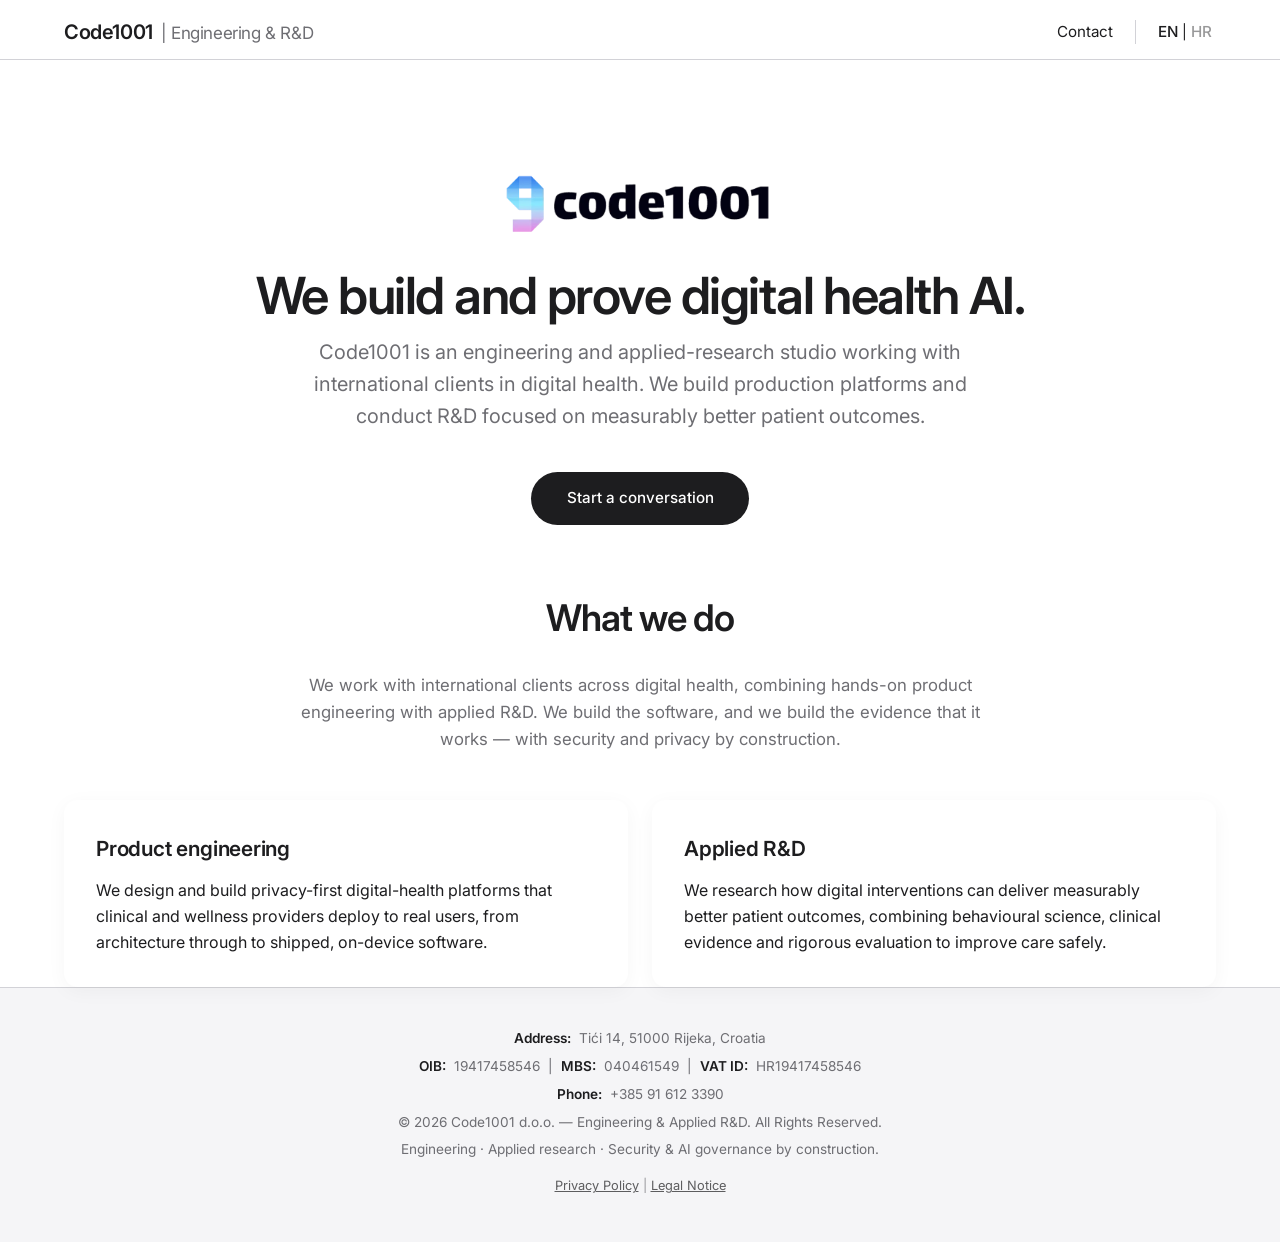
<file: index.html>
<!DOCTYPE html>
<html lang="en">
<head>
    <meta charset="UTF-8">
    <meta name="viewport" content="width=device-width, initial-scale=1.0">
    <title>Code1001 | Engineering & Applied R&D for Digital Health AI · Rijeka, Croatia</title>

    <!-- SEO METADATA -->
    <meta name="description" content="Code1001 builds and researches privacy-critical digital health AI for international clients. We engineer production platforms and conduct applied R&D focused on measurably better patient outcomes. Based in Rijeka, Croatia.">

    <!-- OPEN GRAPH (Social Sharing) -->
    <meta property="og:title" content="Code1001 | We build and prove digital health AI">
    <meta property="og:description" content="An engineering and applied-research studio working with international clients in digital health. We build production platforms and conduct R&D focused on measurably better patient outcomes.">
    <meta property="og:image" content="assets/logo-code1001.webp">
    <meta property="og:url" content="https://code1001.eu">
    <meta property="og:type" content="website">

    <link rel="canonical" href="https://code1001.eu/" />

    <!-- MODERN FAVICONS -->
    <link rel="icon" type="image/png" href="/favicon-96x96.png" sizes="96x96" />
    <link rel="icon" type="image/svg+xml" href="/favicon.svg" />
    <link rel="shortcut icon" href="/favicon.ico" />
    <link rel="apple-touch-icon" sizes="180x180" href="/apple-touch-icon.png" />
    <link rel="manifest" href="/site.webmanifest" />    
    
    <!-- Google Fonts: Inter (Apple-like system fallback first) -->
    <link href="https://fonts.googleapis.com/css2?family=Inter:wght@400;500;600;700&display=swap" rel="stylesheet">
    
    <!-- SMART LANGUAGE REDIRECTION SCRIPT -->
    <script>
        // Check if we have already redirected this session to avoid infinite loops
        if (!sessionStorage.getItem('language_redirected')) {
            const userLang = navigator.language || navigator.userLanguage;
            if (userLang.toLowerCase().includes('hr')) {
                // Mark as redirected so it doesn't happen again if they click 'EN' manually
                sessionStorage.setItem('language_redirected', 'true');
                window.location.replace('hr.html');
            }
        }
    </script>
    
    <!-- JSON-LD SCHEMA -->
    <script type="application/ld+json">
    {
      "@context": "https://schema.org",
      "@type": "ProfessionalService",
      "name": "Code1001",
      "image": "https://code1001.eu/assets/logo-code1001.webp",
      "@id": "https://code1001.eu",
      "url": "https://code1001.eu",
      "telephone": "+385916123390",
      "address": {
        "@type": "PostalAddress",
        "streetAddress": "Tići 14",
        "addressLocality": "Rijeka",
        "postalCode": "51000",
        "addressCountry": "HR"
      },
      "geo": {
        "@type": "GeoCoordinates",
        "latitude": 45.3271, 
        "longitude": 14.4422
      },
      "description": "Engineering and applied R&D for privacy-critical digital health: production platforms for international clients and research focused on measurably better patient outcomes."
    }
    </script>

    <!-- Embedded CSS — refined, restrained palette -->
    <style>
        :root {
            --brand-primary: #1d1d1f;
            --brand-accent: #0071e3;
            --text-color: #1d1d1f;
            --text-secondary: #6e6e73;
            --light-bg: #f5f5f7;
            --white: #ffffff;
            --border-subtle: #d2d2d7;
            --header-height: 60px;
        }

        * { margin: 0; padding: 0; box-sizing: border-box; }

        body {
            font-family: -apple-system, BlinkMacSystemFont, 'Inter', 'Segoe UI', Roboto, sans-serif;
            line-height: 1.6;
            color: var(--text-color);
            background-color: var(--white);
            scroll-behavior: smooth;
            -webkit-font-smoothing: antialiased;
            -moz-osx-font-smoothing: grayscale;
        }

        .container { width: 90%; max-width: 1200px; margin: 0 auto; }

        /* --- Header --- */
        header {
            background: rgba(255, 255, 255, 0.85);
            backdrop-filter: saturate(180%) blur(20px);
            -webkit-backdrop-filter: saturate(180%) blur(20px);
            color: var(--brand-primary);
            padding: 1rem 0;
            border-bottom: 1px solid var(--border-subtle);
            position: sticky; top: 0; z-index: 1000;
            height: var(--header-height);
        }
        header .container { display: flex; justify-content: space-between; align-items: center; }

        .logo {
            font-size: 1.25rem; font-weight: 600;
            color: var(--brand-primary);
            text-decoration: none;
            letter-spacing: -0.02em;
        }
        .logo-descriptor { color: var(--text-secondary); font-size: 0.85em; margin-left: 8px; font-weight: 400; }

        header nav { display: flex; align-items: center; flex-shrink: 0; }

        header nav a {
            color: var(--brand-primary) !important; text-decoration: none;
            margin-left: 22px;
            transition: color 0.2s;
            font-size: 0.95rem;
            font-weight: 400;
            white-space: nowrap;
        }
        header nav a:hover { color: var(--brand-accent) !important; }

        .lang-switcher {
            font-size: 0.9em; margin-left: 22px; padding-left: 18px;
            border-left: 1px solid var(--border-subtle);
            display: flex; align-items: center;
            white-space: nowrap;
        }
        .lang-switcher a { padding: 0 4px; font-weight: 500; opacity: 0.45; margin-left: 0; }
        .lang-switcher a.active { opacity: 1.0; color: var(--brand-primary) !important; }

        /* Scroll offset fix */
        section { position: relative; }
        section::before { content: ""; display: block; height: var(--header-height); margin-top: calc(-1 * var(--header-height)); visibility: hidden; pointer-events: none; }

        /* --- Hero --- */
        #hero { padding: 7rem 0 4rem; background: var(--white); text-align: center; }
        .hero-logo img { max-width: 280px; height: auto; margin: 0 auto 2rem; display: block; }
        #hero h1 {
            font-size: 3.2rem; color: var(--brand-primary); margin-bottom: 0.8rem;
            font-weight: 600; letter-spacing: -0.03em; line-height: 1.1;
            max-width: 900px; margin-left: auto; margin-right: auto;
        }
        #hero p.subtitle {
            font-size: 1.25rem; color: var(--text-secondary); margin-bottom: 2.5rem;
            font-weight: 400; max-width: 720px; margin-left: auto; margin-right: auto;
        }

        .cta-group a {
            display: inline-block; padding: 0.9rem 2.2rem; margin: 0 0.4rem;
            border-radius: 980px; text-decoration: none;
            font-weight: 500; font-size: 0.95rem;
            transition: all 0.25s ease;
        }
        .cta-primary { background: var(--brand-primary); color: var(--white); }
        .cta-primary:hover { background: #424245; transform: translateY(-1px); }
        .cta-secondary { background: transparent; color: var(--brand-primary); border: 1px solid var(--border-subtle); }
        .cta-secondary:hover { background: var(--light-bg); }

        /* --- Badges --- */
        .credibility-bar {
            background: var(--light-bg); padding: 3.5rem 0; text-align: center;
            border-top: 1px solid var(--border-subtle); border-bottom: 1px solid var(--border-subtle);
        }
        .badge-list { display: flex; justify-content: center; gap: 60px; flex-wrap: wrap; }
        .badge-item { text-align: center; color: var(--brand-primary); max-width: 200px; }

        .badge-item img {
            width: 80px; height: 80px; background: var(--white);
            border-radius: 50%; margin-bottom: 14px; object-fit: contain;
            border: 1px solid var(--border-subtle);
            transition: transform 0.3s ease;
        }
        .badge-item:hover img { transform: translateY(-3px); }
        .badge-item strong { display: block; margin-top: 0.3rem; font-size: 0.8rem; color: var(--brand-primary); font-weight: 600; }
        .badge-item p { font-size: 0.82rem; color: var(--text-secondary); margin-top: 0.15rem; }

        .badge-item.nis2-badge img,
        .badge-item.ai-badge img { border-color: var(--border-subtle); }
        .badge-item.nis2-badge strong,
        .badge-item.ai-badge strong { color: var(--brand-primary); }

        /* --- Consultant Profile --- */
        #consultant-profile { padding: 6rem 0; background: var(--white); }
        .profile-content { display: flex; align-items: center; gap: 50px; max-width: 1000px; margin: 0 auto; }
        .profile-image-container { flex-shrink: 0; width: 220px; }
        .profile-image {
            width: 100%; height: 220px; object-fit: cover;
            border-radius: 14px; border: none;
            box-shadow: 0 8px 24px rgba(0, 0, 0, 0.08);
        }
        .profile-text h2 {
            color: var(--brand-primary); font-size: 2rem; margin-bottom: 0.4rem;
            font-weight: 600; letter-spacing: -0.02em;
        }
        .profile-credentials { color: var(--text-secondary); font-weight: 500; font-size: 0.95rem; margin-bottom: 1.2rem; }
        .profile-expertise { margin-top: 1.5rem; padding-top: 1.5rem; border-top: 1px solid var(--border-subtle); }
        .expertise-list { display: flex; gap: 8px; flex-wrap: wrap; margin-top: 12px; }
        .expertise-list span {
            font-size: 0.82em; padding: 5px 13px;
            background: var(--light-bg); border: none;
            color: var(--brand-primary); border-radius: 980px;
            font-weight: 500;
        }

        /* --- Services --- */
        #services { padding: 6rem 0; background: var(--light-bg); }
        .section-title {
            text-align: center;
            font-size: 2.3rem; color: var(--brand-primary); margin-bottom: 3rem;
            font-weight: 600; letter-spacing: -0.025em; text-transform: none;
        }
        .service-pillars { display: flex; gap: 24px; justify-content: center; flex-wrap: wrap; }

        .pillar {
            flex: 1; min-width: 300px; background: var(--white); padding: 2rem;
            border-radius: 14px; box-shadow: 0 4px 20px rgba(0, 0, 0, 0.04);
            transition: transform 0.3s ease, box-shadow 0.3s ease;
        }
        .pillar:hover { transform: translateY(-4px); box-shadow: 0 12px 28px rgba(0, 0, 0, 0.08); }

        .pillar.nis2-pillar,
        .pillar.ai-pillar { border-top: none; }
        .pillar h3 {
            color: var(--brand-primary); font-size: 1.3rem; margin-bottom: 0.8rem;
            padding-bottom: 0; border-bottom: none; font-weight: 600; letter-spacing: -0.01em;
        }
        .pillar ul { list-style: none; padding-left: 0; }
        .pillar ul li { padding: 0.5rem 0; font-size: 0.95rem; padding-left: 16px; position: relative; color: var(--text-color); }
        .pillar ul li::before { content: "·"; color: var(--brand-accent); font-weight: 700; font-size: 1.4em; line-height: 1; display: inline-block; width: 1em; margin-left: -1em; }

        /* --- Why Us --- */
        #why-us { padding: 6rem 0; background: var(--white); }
        .advantage-grid { display: grid; grid-template-columns: repeat(auto-fit, minmax(260px, 1fr)); gap: 22px; margin-top: 2rem; }
        .advantage-item { background: var(--light-bg); padding: 1.8rem; border-left: none; border-radius: 14px; }
        .advantage-item h4 { color: var(--brand-primary); font-weight: 600; margin-bottom: 0.5rem; font-size: 1.05rem; }
        .advantage-item p { color: var(--text-color); font-size: 0.95rem; }

        /* --- Footer --- */
        footer {
            background: var(--light-bg); color: var(--text-secondary);
            padding: 2.5rem 0; text-align: center; font-size: 0.85rem;
            border-top: 1px solid var(--border-subtle);
        }
        footer a { color: var(--brand-primary); text-decoration: none; }
        footer a:hover { color: var(--brand-accent); }
        footer p { margin-bottom: 6px; }
        .footer-contact-item strong { font-weight: 600; color: var(--brand-primary); margin-right: 4px; }

        /* --- MOBILE FIXES --- */
        @media (max-width: 768px) {
            .logo-descriptor { display: none; }
            header .container { padding: 0 15px; }
            header nav a { margin-left: 14px; font-size: 0.85rem; }
            .lang-switcher { margin-left: 14px; padding-left: 12px; font-size: 0.85rem; }
            #hero { padding: 5rem 0 3rem; }
            #hero h1 { font-size: 2.1rem; }
            #hero p.subtitle { font-size: 1.1rem; }
            .cta-group a { display: block; margin: 0.5rem auto; max-width: 80%; }
            .service-pillars, .profile-content { flex-direction: column; text-align: center; }
            .profile-image-container { width: 80%; max-width: 260px; margin: 0 auto; }
            .badge-list { gap: 30px; }
        }
    </style>
</head>
<body>

    <header>
        <div class="container">
            <a href="#" class="logo">Code1001<span class="logo-descriptor">| Engineering &amp; R&amp;D</span></a>
            <nav>
                <a href="mailto:info@code1001.eu">Contact</a>
                <div class="lang-switcher">
                    <a href="index.html" class="active">EN</a> | <a href="hr.html">HR</a>
                </div>
            </nav>
        </div>
    </header>

    <section id="hero">
        <div class="container">
            <div class="hero-logo"><img src="assets/logo-code1001.webp" alt="Code1001 Logo"></div>
            <h1>We build and prove digital health AI.</h1>
            <p class="subtitle">Code1001 is an engineering and applied-research studio working with international clients in digital health. We build production platforms and conduct R&D focused on measurably better patient outcomes.</p>
            <div class="cta-group">
                <a href="mailto:info@code1001.eu?subject=Working%20with%20Code1001" class="cta-primary" aria-label="Start a conversation via Email">Start a conversation</a>
            </div>
        </div>
    </section>

    <!-- Work -->
    <section id="work">
        <div class="container">
            <h2 class="section-title">What we do</h2>
            <p style="max-width: 700px; margin: -1.5rem auto 3rem; text-align: center; font-size: 1.05rem; color: var(--text-secondary);">
                We work with international clients across digital health, combining hands-on product engineering with applied R&amp;D. We build the software, and we build the evidence that it works — with security and privacy by construction.
            </p>
            <div class="service-pillars">
                <div class="pillar">
                    <h3>Product engineering</h3>
                    <p>We design and build privacy-first digital-health platforms that clinical and wellness providers deploy to real users, from architecture through to shipped, on-device software.</p>
                </div>
                <div class="pillar">
                    <h3>Applied R&amp;D</h3>
                    <p>We research how digital interventions can deliver measurably better patient outcomes, combining behavioural science, clinical evidence and rigorous evaluation to improve care safely.</p>
                </div>
            </div>
        </div>
    </section>

    <footer>
        <div class="container">
            <p class="footer-contact-item"><strong>Address:</strong> Tići 14, 51000 Rijeka, Croatia</p>
            <p class="footer-contact-item"><strong>OIB:</strong> 19417458546 &nbsp;|&nbsp; <strong>MBS:</strong> 040461549 &nbsp;|&nbsp; <strong>VAT ID:</strong> HR19417458546</p>
            <p class="footer-contact-item"><strong>Phone:</strong> +385 91 612 3390</p>

            <p>&copy; <span id="year"></span> Code1001 d.o.o. — Engineering & Applied R&D. All Rights Reserved.</p>
            <script>document.getElementById("year").innerHTML = new Date().getFullYear();</script>

            <p>Engineering · Applied research · Security &amp; AI governance by construction.</p>

            <p style="margin-top: 15px; font-size: 0.8rem; opacity: 0.7;">
                <a href="privacy.html" style="color: var(--brand-primary); text-decoration: underline;">Privacy Policy</a> |
                <a href="legal-notice.html" style="color: var(--brand-primary); text-decoration: underline;">Legal Notice</a>
            </p>
        </div>
    </footer>
</body>
</html>
</file>
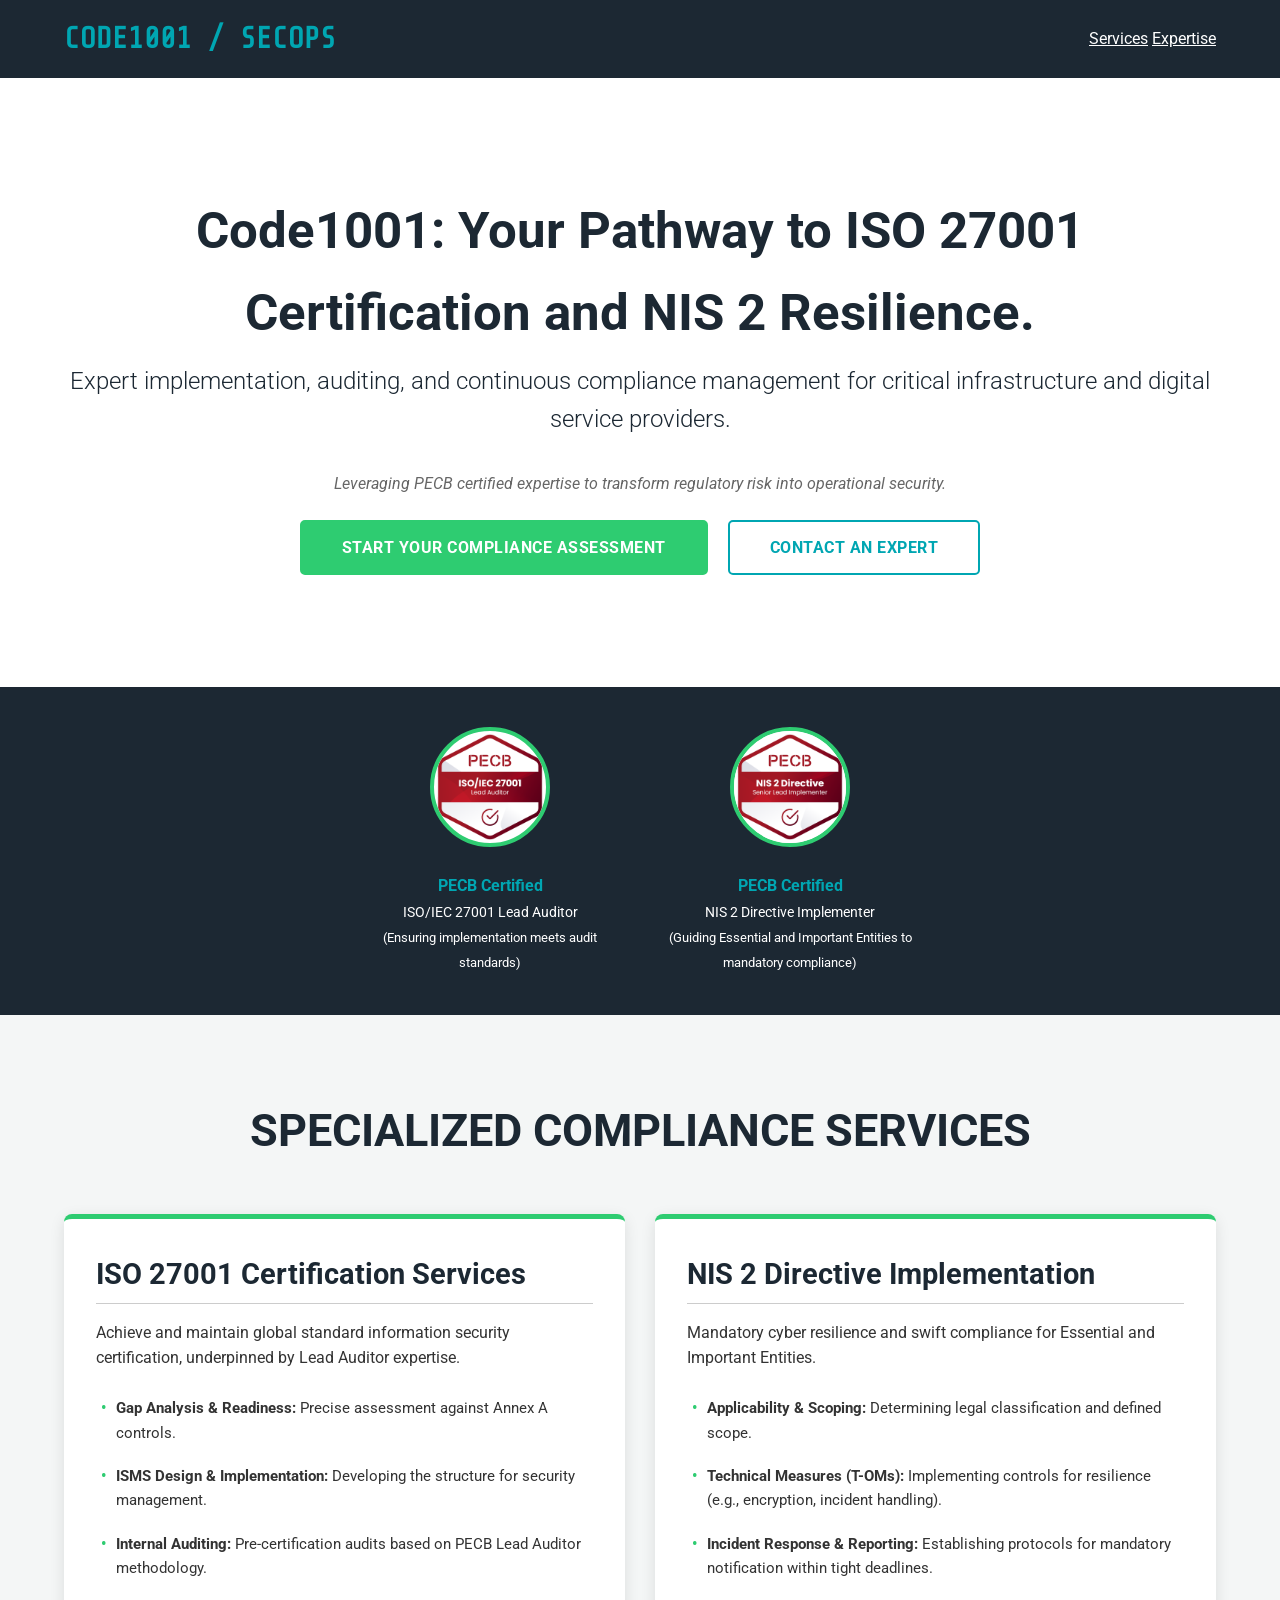
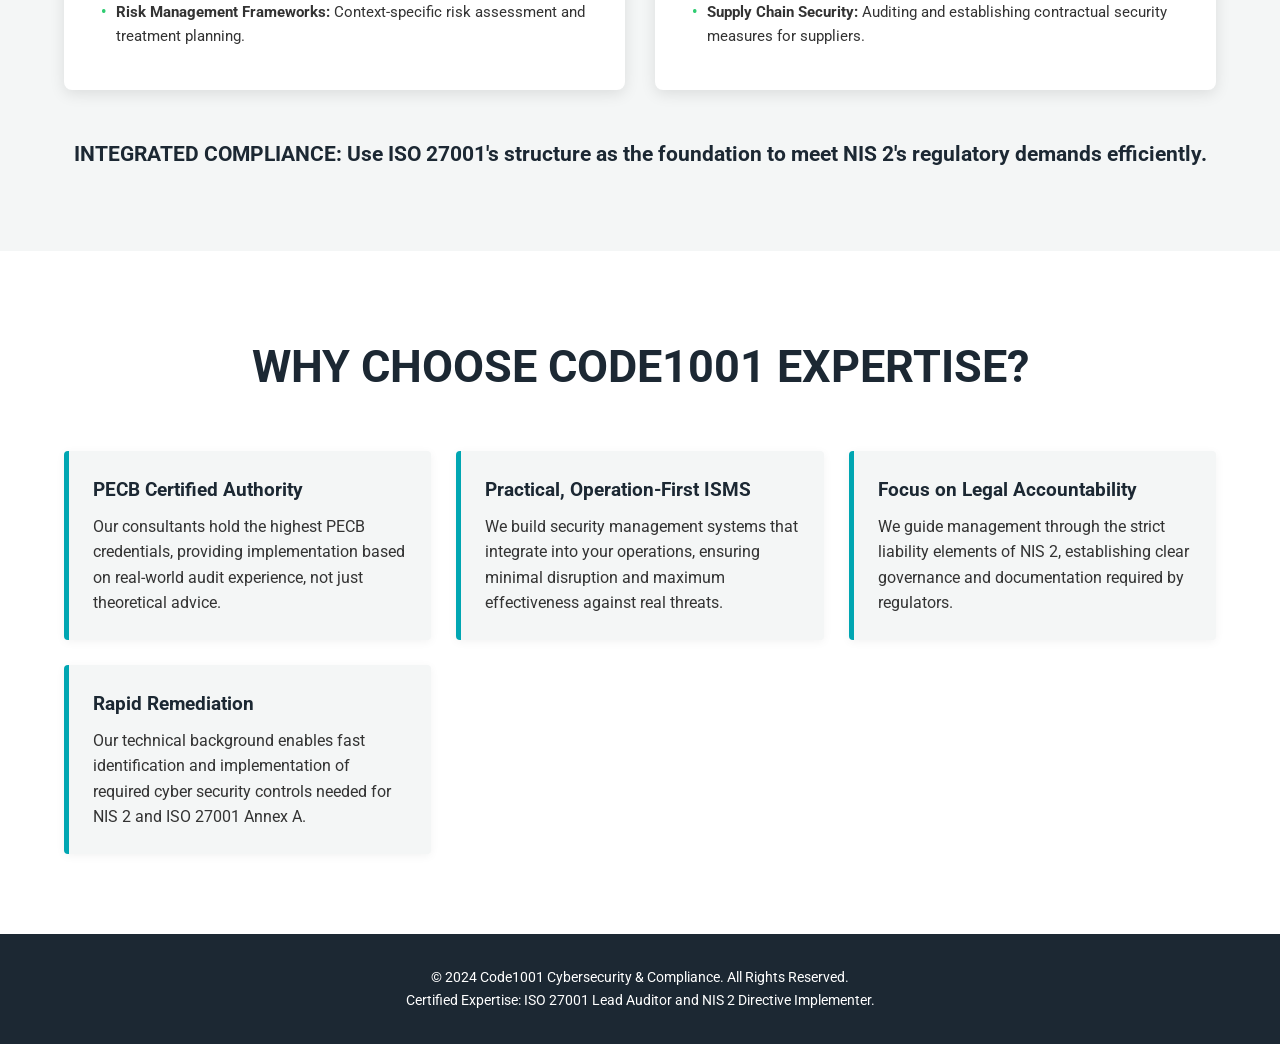
<file: public/index.html>
<!DOCTYPE html>
<html lang="en">
<head>
    <meta charset="UTF-8">
    <meta name="viewport" content="width=device-width, initial-scale=1.0">
    <title>Code1001: ISO 27001 Certification & NIS 2 Resilience Experts</title>
    <link href="https://fonts.googleapis.com/css2?family=Roboto:wght@300;400;700&family=Share+Tech+Mono&display=swap" rel="stylesheet">
    <!-- Embedded CSS for single-page deployment -->
    <style>
        /* --- VISUALS BASED ON CODE1001 ASSUMED AESTHETIC --- */
        :root {
            --brand-primary: #1C2833;   /* Dark Slate/Header/Footer */
            --brand-secondary: #00A6B2; /* Vibrant Cyan (Tech Accent/Links) */
            --compliance-accent: #2ECC71; /* Strong Green (Trust/Compliance CTAs) */
            --text-color: #333;
            --dark-text: #1C2833;
            --light-bg: #F4F6F6; /* Very light gray */
            --white: #ffffff;
        }

        * {
            margin: 0;
            padding: 0;
            box-sizing: border-box;
        }

        body {
            font-family: 'Roboto', sans-serif;
            line-height: 1.6;
            color: var(--text-color);
            background-color: var(--white);
        }

        .container {
            width: 90%;
            max-width: 1200px;
            margin: 0 auto;
        }

        /* --- Header/Navigation (Dark Tech Look) --- */
        header {
            background: var(--brand-primary);
            color: var(--white);
            padding: 1rem 0;
            box-shadow: 0 2px 5px rgba(0, 0, 0, 0.2);
        }

        header .container {
            display: flex;
            justify-content: space-between;
            align-items: center;
        }

        .logo {
            font-family: 'Share Tech Mono', monospace; /* Tech Monospace Font */
            font-size: 1.8rem;
            font-weight: 700;
            color: var(--brand-secondary); /* Cyan Logo */
            text-decoration: none;
            text-transform: uppercase;
        }
        
        header nav a {
            color: var(--white) !important;
            transition: color 0.3s;
        }
        header nav a:hover {
            color: var(--brand-secondary) !important;
        }

        /* --- Hero Section --- */
        #hero {
            padding: 7rem 0;
            background: var(--white);
            text-align: center;
        }

        #hero h1 {
            font-size: 3.2rem;
            color: var(--dark-text);
            margin-bottom: 0.5rem;
        }

        #hero p.subtitle {
            font-size: 1.5rem;
            color: var(--brand-primary);
            margin-bottom: 2rem;
            font-weight: 300;
        }

        .cta-group a {
            display: inline-block;
            padding: 0.8rem 2.5rem;
            margin: 0 0.5rem;
            border-radius: 5px;
            text-decoration: none;
            font-weight: 700;
            text-transform: uppercase;
            letter-spacing: 0.5px;
            transition: background-color 0.3s;
        }

        /* Use Compliance Accent for Primary CTA */
        .cta-primary {
            background: var(--compliance-accent);
            color: var(--white);
            border: 2px solid var(--compliance-accent);
        }
        .cta-primary:hover {
            background: #25a05b;
        }

        /* Use Brand Secondary for Secondary CTA */
        .cta-secondary {
            background: none;
            color: var(--brand-secondary);
            border: 2px solid var(--brand-secondary);
        }
        .cta-secondary:hover {
            background: var(--brand-secondary);
            color: var(--white);
        }

        /* --- Badge Credibility Bar (Retained Dark Background) --- */
        .credibility-bar {
            background: var(--brand-primary);
            padding: 2.5rem 0;
            text-align: center;
        }
        .badge-list {
            display: flex;
            justify-content: center;
            gap: 50px;
            flex-wrap: wrap;
        }
        .badge-item {
            text-align: center;
            color: var(--white);
            max-width: 250px;
        }
        .badge-item img {
            width: 120px;
            height: 120px;
            background: var(--white);
            border-radius: 50%;
            margin-bottom: 10px;
            object-fit: contain;
            /* Border uses Compliance Accent */
            border: 4px solid var(--compliance-accent); 
        }
        .badge-item strong {
            display: block;
            margin-top: 0.5rem;
            font-size: 1rem;
            color: var(--brand-secondary); /* Cyan Text */
        }
        .badge-item p {
            font-size: 0.85rem;
            margin-top: 0.2rem;
        }

        /* --- Services Section --- */
        #services {
            padding: 5rem 0;
            background: var(--light-bg);
        }

        .section-title {
            text-align: center;
            font-size: 2.8rem;
            color: var(--brand-primary);
            margin-bottom: 3rem;
            text-transform: uppercase;
        }

        .service-pillars {
            display: flex;
            gap: 30px;
            justify-content: center;
            flex-wrap: wrap;
        }

        .pillar {
            flex: 1;
            min-width: 300px;
            background: var(--white);
            padding: 2rem;
            border-radius: 8px;
            border-top: 5px solid var(--compliance-accent);
            box-shadow: 0 4px 15px rgba(0, 0, 0, 0.1);
            transition: box-shadow 0.3s;
        }
        .pillar:hover {
            box-shadow: 0 8px 25px rgba(0, 0, 0, 0.15);
        }

        .pillar h3 {
            color: var(--brand-primary);
            font-size: 1.8rem;
            margin-bottom: 1rem;
            padding-bottom: 5px;
            border-bottom: 1px solid #ccc;
        }

        .pillar ul {
            list-style: none;
            padding-left: 0;
        }
        .pillar ul li {
            padding: 0.6rem 0;
            font-size: 0.95rem;
            position: relative;
            padding-left: 20px;
        }
        .pillar ul li::before {
            content: "•";
            color: var(--compliance-accent);
            font-weight: bold;
            display: inline-block;
            width: 1em;
            margin-left: -1em;
        }
        
        /* --- Why Us Section --- */
        #why-us {
            background: var(--white);
            padding: 5rem 0;
            text-align: center;
        }
        .advantage-grid {
            display: grid;
            grid-template-columns: repeat(auto-fit, minmax(280px, 1fr));
            gap: 25px;
            margin-top: 2rem;
        }
        .advantage-item {
            background: var(--light-bg);
            padding: 1.5rem;
            border-left: 5px solid var(--brand-secondary);
            text-align: left;
            border-radius: 4px;
            box-shadow: 0 2px 10px rgba(0, 0, 0, 0.05);
        }
        .advantage-item h4 {
            color: var(--brand-primary);
            margin-bottom: 0.5rem;
            font-size: 1.2rem;
        }
        
        /* --- Footer --- */
        footer {
            background: var(--brand-primary);
            color: var(--white);
            padding: 2rem 0;
            text-align: center;
            font-size: 0.9rem;
        }
        footer a {
            color: var(--brand-secondary);
            text-decoration: none;
        }

        /* --- Responsiveness --- */
        @media (max-width: 768px) {
            #hero h1 {
                font-size: 2.5rem;
            }
            #hero p.subtitle {
                font-size: 1.2rem;
            }
            .service-pillars {
                flex-direction: column;
            }
            .cta-group a {
                display: block;
                margin: 0.75rem 0;
            }
            .section-title {
                font-size: 2rem;
            }
        }
    </style>
</head>
<body>

    <header>
        <div class="container">
            <!-- Stylized Text Logo for Tech Aesthetic -->
            <a href="#" class="logo">Code1001 / SecOps</a>
            <nav>
                <a href="#services">Services</a>
                <a href="#why-us">Expertise</a>
            </nav>
        </div>
    </header>

    <section id="hero">
        <div class="container">
            <h1>Code1001: Your Pathway to ISO 27001 Certification and NIS 2 Resilience.</h1>
            <p class="subtitle">Expert implementation, auditing, and continuous compliance management for critical infrastructure and digital service providers.</p>
            
            <p style="margin-bottom: 1.5rem; font-style: italic; color: #666;">Leveraging PECB certified expertise to transform regulatory risk into operational security.</p>

            <div class="cta-group">
                <a href="mailto:info@code1001.eu?subject=ISO%2027001%20Consultation" class="cta-primary">Start Your Compliance Assessment</a>
                <a href="tel:+123456789" class="cta-secondary">Contact an Expert</a>
            </div>
        </div>
    </section>

    <!-- PECB Credibility Bar -->
    <section class="credibility-bar">
        <div class="container">
            <div class="badge-list">
                <div class="badge-item">
                    <img src="assets/badge-iso27001.png" alt="PECB ISO 27001 Lead Auditor Badge Placeholder">
                    <strong>PECB Certified</strong>
                    <p>ISO/IEC 27001 Lead Auditor</p>
                    <small>(Ensuring implementation meets audit standards)</small>
                </div>
                <div class="badge-item">
                    <img src="assets/badge-nis2.png" alt="PECB NIS 2 Directive Implementer Badge Placeholder">
                    <strong>PECB Certified</strong>
                    <p>NIS 2 Directive Implementer</p>
                    <small>(Guiding Essential and Important Entities to mandatory compliance)</small>
                </div>
            </div>
        </div>
    </section>

    <!-- Core Services -->
    <section id="services">
        <div class="container">
            <h2 class="section-title">Specialized Compliance Services</h2>
            
            <div class="service-pillars">
                
                <!-- Pillar 1: ISO 27001 -->
                <div class="pillar iso27001-pillar">
                    <h3>ISO 27001 Certification Services</h3>
                    <p style="margin-bottom: 1rem;">Achieve and maintain global standard information security certification, underpinned by Lead Auditor expertise.</p>
                    <ul>
                        <li><strong>Gap Analysis & Readiness:</strong> Precise assessment against Annex A controls.</li>
                        <li><strong>ISMS Design & Implementation:</strong> Developing the structure for security management.</li>
                        <li><strong>Internal Auditing:</strong> Pre-certification audits based on PECB Lead Auditor methodology.</li>
                        <li><strong>Risk Management Frameworks:</strong> Context-specific risk assessment and treatment planning.</li>
                    </ul>
                </div>
                
                <!-- Pillar 2: NIS 2 Directive -->
                <div class="pillar nis2-pillar">
                    <h3>NIS 2 Directive Implementation</h3>
                    <p style="margin-bottom: 1rem;">Mandatory cyber resilience and swift compliance for Essential and Important Entities.</p>
                    <ul>
                        <li><strong>Applicability & Scoping:</strong> Determining legal classification and defined scope.</li>
                        <li><strong>Technical Measures (T-OMs):</strong> Implementing controls for resilience (e.g., encryption, incident handling).</li>
                        <li><strong>Incident Response & Reporting:</strong> Establishing protocols for mandatory notification within tight deadlines.</li>
                        <li><strong>Supply Chain Security:</strong> Auditing and establishing contractual security measures for suppliers.</li>
                    </ul>
                </div>
            </div>
            
            <div style="text-align: center; margin-top: 3rem;">
                <p style="font-size: 1.3rem; font-weight: 700; color: var(--brand-primary);">INTEGRATED COMPLIANCE: Use ISO 27001's structure as the foundation to meet NIS 2's regulatory demands efficiently.</p>
            </div>
        </div>
    </section>

    <!-- Why Code1001 / Expertise -->
    <section id="why-us">
        <div class="container">
            <h2 class="section-title">Why Choose Code1001 Expertise?</h2>
            <div class="advantage-grid">
                <div class="advantage-item">
                    <h4>PECB Certified Authority</h4>
                    <p>Our consultants hold the highest PECB credentials, providing implementation based on real-world audit experience, not just theoretical advice.</p>
                </div>
                <div class="advantage-item">
                    <h4>Practical, Operation-First ISMS</h4>
                    <p>We build security management systems that integrate into your operations, ensuring minimal disruption and maximum effectiveness against real threats.</p>
                </div>
                <div class="advantage-item">
                    <h4>Focus on Legal Accountability</h4>
                    <p>We guide management through the strict liability elements of NIS 2, establishing clear governance and documentation required by regulators.</p>
                </div>
                <div class="advantage-item">
                    <h4>Rapid Remediation</h4>
                    <p>Our technical background enables fast identification and implementation of required cyber security controls needed for NIS 2 and ISO 27001 Annex A.</p>
                </div>
            </div>
        </div>
    </section>

    <footer>
        <div class="container">
            <p>&copy; 2024 Code1001 Cybersecurity & Compliance. All Rights Reserved.</p>
            <p>Certified Expertise: ISO 27001 Lead Auditor and NIS 2 Directive Implementer.</p>
        </div>
    </footer>

</body>
</html>
</file>
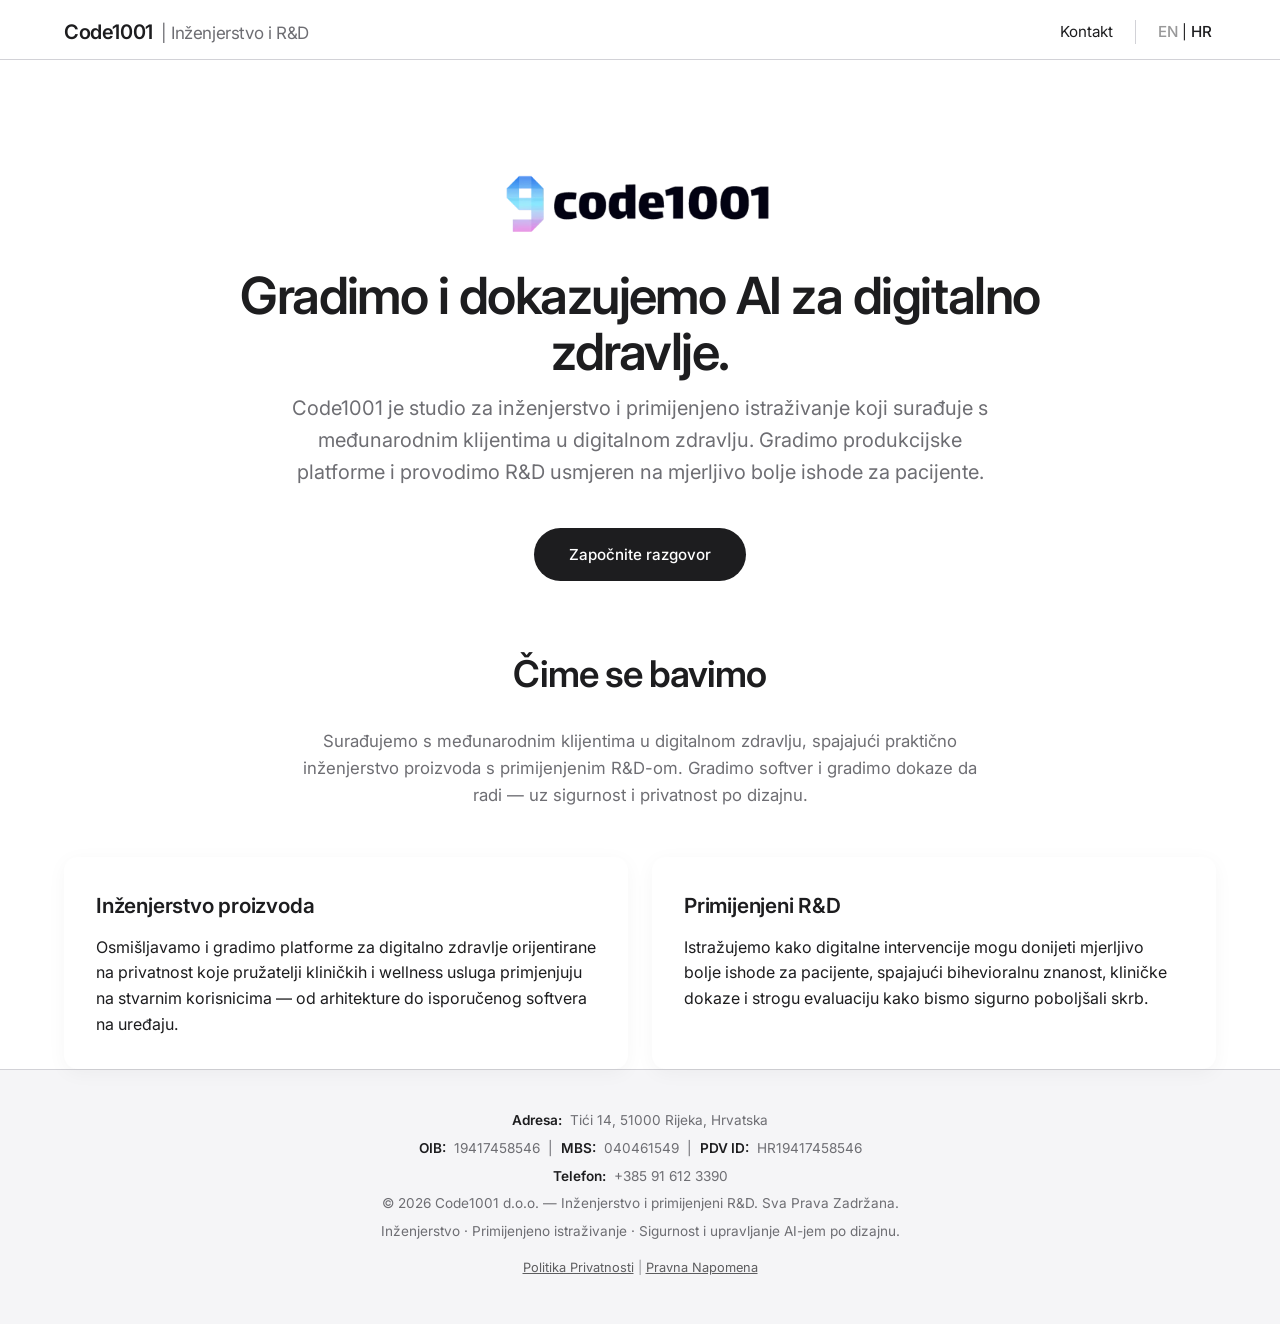
<file: hr.html>
<!DOCTYPE html>
<html lang="hr">
<head>
    <meta charset="UTF-8">
    <meta name="viewport" content="width=device-width, initial-scale=1.0">
    <title>Code1001 | Inženjerstvo i primijenjeni R&D za AI u digitalnom zdravlju · Rijeka</title>

    <!-- SEO METADATA (Translated) -->
    <meta name="description" content="Code1001 gradi i istražuje AI za digitalno zdravlje osjetljiv na privatnost za međunarodne klijente. Razvijamo produkcijske platforme i provodimo primijenjeni R&D usmjeren na mjerljivo bolje ishode za pacijente. Sa sjedištem u Rijeci, Hrvatska.">

    <!-- OPEN GRAPH -->
    <meta property="og:title" content="Code1001 | Gradimo i dokazujemo AI za digitalno zdravlje">
    <meta property="og:description" content="Studio za inženjerstvo i primijenjeno istraživanje koji surađuje s međunarodnim klijentima u digitalnom zdravlju. Gradimo produkcijske platforme i provodimo R&D usmjeren na mjerljivo bolje ishode za pacijente.">
    <meta property="og:image" content="assets/logo-code1001.webp">
    <meta property="og:url" content="https://code1001.eu">
    <meta property="og:type" content="website">

    <link rel="canonical" href="https://code1001.eu/hr.html" />
    <link rel="alternate" hreflang="en" href="https://code1001.eu/" />
    <link rel="alternate" hreflang="hr" href="https://code1001.eu/hr.html" />

    <!-- MODERN FAVICONS -->
    <link rel="icon" type="image/png" href="/favicon-96x96.png" sizes="96x96" />
    <link rel="icon" type="image/svg+xml" href="/favicon.svg" />
    <link rel="shortcut icon" href="/favicon.ico" />
    <link rel="apple-touch-icon" sizes="180x180" href="/apple-touch-icon.png" />
    <link rel="manifest" href="/site.webmanifest" />    

    <!-- JSON-LD SCHEMA -->
    <script type="application/ld+json">
    {
      "@context": "https://schema.org",
      "@type": "ProfessionalService",
      "name": "Code1001",
      "image": "https://code1001.eu/assets/logo-code1001.webp",
      "@id": "https://code1001.eu",
      "url": "https://code1001.eu",
      "telephone": "+385916123390",
      "address": {
        "@type": "PostalAddress",
        "streetAddress": "Tići 14",
        "addressLocality": "Rijeka",
        "postalCode": "51000",
        "addressCountry": "HR"
      },
      "geo": {
        "@type": "GeoCoordinates",
        "latitude": 45.3271, 
        "longitude": 14.4422
      },
      "description": "Inženjerstvo i primijenjeni R&D za digitalno zdravlje osjetljivo na privatnost: produkcijske platforme za međunarodne klijente i istraživanje usmjereno na mjerljivo bolje ishode za pacijente."
    }
    </script>

    <!-- Google Fonts: Inter (Apple-like system fallback first) -->
    <link href="https://fonts.googleapis.com/css2?family=Inter:wght@400;500;600;700&display=swap" rel="stylesheet">

    <!-- Embedded CSS — refined, restrained palette -->
    <style>
        :root {
            --brand-primary: #1d1d1f;
            --brand-accent: #0071e3;
            --text-color: #1d1d1f;
            --text-secondary: #6e6e73;
            --light-bg: #f5f5f7;
            --white: #ffffff;
            --border-subtle: #d2d2d7;
            --header-height: 60px;
        }

        * { margin: 0; padding: 0; box-sizing: border-box; }

        body {
            font-family: -apple-system, BlinkMacSystemFont, 'Inter', 'Segoe UI', Roboto, sans-serif;
            line-height: 1.6;
            color: var(--text-color);
            background-color: var(--white);
            scroll-behavior: smooth;
            -webkit-font-smoothing: antialiased;
            -moz-osx-font-smoothing: grayscale;
        }

        .container { width: 90%; max-width: 1200px; margin: 0 auto; }

        /* --- Header --- */
        header {
            background: rgba(255, 255, 255, 0.85);
            backdrop-filter: saturate(180%) blur(20px);
            -webkit-backdrop-filter: saturate(180%) blur(20px);
            color: var(--brand-primary);
            padding: 1rem 0;
            border-bottom: 1px solid var(--border-subtle);
            position: sticky; top: 0; z-index: 1000;
            height: var(--header-height);
        }
        header .container { display: flex; justify-content: space-between; align-items: center; }

        .logo {
            font-size: 1.25rem; font-weight: 600;
            color: var(--brand-primary);
            text-decoration: none;
            letter-spacing: -0.02em;
        }
        .logo-descriptor { color: var(--text-secondary); font-size: 0.85em; margin-left: 8px; font-weight: 400; }

        header nav { display: flex; align-items: center; flex-shrink: 0; }

        header nav a {
            color: var(--brand-primary) !important; text-decoration: none;
            margin-left: 22px;
            transition: color 0.2s;
            font-size: 0.95rem;
            font-weight: 400;
            white-space: nowrap;
        }
        header nav a:hover { color: var(--brand-accent) !important; }

        .lang-switcher {
            font-size: 0.9em; margin-left: 22px; padding-left: 18px;
            border-left: 1px solid var(--border-subtle);
            display: flex; align-items: center;
            white-space: nowrap;
        }
        .lang-switcher a { padding: 0 4px; font-weight: 500; opacity: 0.45; margin-left: 0; }
        .lang-switcher a.active { opacity: 1.0; color: var(--brand-primary) !important; }

        section { position: relative; }
        section::before { content: ""; display: block; height: var(--header-height); margin-top: calc(-1 * var(--header-height)); visibility: hidden; pointer-events: none; }

        /* --- Hero --- */
        #hero { padding: 7rem 0 4rem; background: var(--white); text-align: center; }
        .hero-logo img { max-width: 280px; height: auto; margin: 0 auto 2rem; display: block; }
        #hero h1 {
            font-size: 3.2rem; color: var(--brand-primary); margin-bottom: 0.8rem;
            font-weight: 600; letter-spacing: -0.03em; line-height: 1.1;
            max-width: 900px; margin-left: auto; margin-right: auto;
        }
        #hero p.subtitle {
            font-size: 1.25rem; color: var(--text-secondary); margin-bottom: 2.5rem;
            font-weight: 400; max-width: 720px; margin-left: auto; margin-right: auto;
        }

        .cta-group a {
            display: inline-block; padding: 0.9rem 2.2rem; margin: 0 0.4rem;
            border-radius: 980px; text-decoration: none;
            font-weight: 500; font-size: 0.95rem;
            transition: all 0.25s ease;
        }
        .cta-primary { background: var(--brand-primary); color: var(--white); }
        .cta-primary:hover { background: #424245; transform: translateY(-1px); }
        .cta-secondary { background: transparent; color: var(--brand-primary); border: 1px solid var(--border-subtle); }
        .cta-secondary:hover { background: var(--light-bg); }

        /* --- Badges --- */
        .credibility-bar {
            background: var(--light-bg); padding: 3.5rem 0; text-align: center;
            border-top: 1px solid var(--border-subtle); border-bottom: 1px solid var(--border-subtle);
        }
        .badge-list { display: flex; justify-content: center; gap: 60px; flex-wrap: wrap; }
        .badge-item { text-align: center; color: var(--brand-primary); max-width: 200px; }

        .badge-item img {
            width: 80px; height: 80px; background: var(--white);
            border-radius: 50%; margin-bottom: 14px; object-fit: contain;
            border: 1px solid var(--border-subtle);
            transition: transform 0.3s ease;
        }
        .badge-item:hover img { transform: translateY(-3px); }
        .badge-item strong { display: block; margin-top: 0.3rem; font-size: 0.8rem; color: var(--brand-primary); font-weight: 600; }
        .badge-item p { font-size: 0.82rem; color: var(--text-secondary); margin-top: 0.15rem; }

        .badge-item.nis2-badge img,
        .badge-item.ai-badge img { border-color: var(--border-subtle); }
        .badge-item.nis2-badge strong,
        .badge-item.ai-badge strong { color: var(--brand-primary); }

        /* --- Consultant Profile --- */
        #consultant-profile { padding: 6rem 0; background: var(--white); }
        .profile-content { display: flex; align-items: center; gap: 50px; max-width: 1000px; margin: 0 auto; }
        .profile-image-container { flex-shrink: 0; width: 220px; }
        .profile-image {
            width: 100%; height: 220px; object-fit: cover;
            border-radius: 14px; border: none;
            box-shadow: 0 8px 24px rgba(0, 0, 0, 0.08);
        }
        .profile-text h2 {
            color: var(--brand-primary); font-size: 2rem; margin-bottom: 0.4rem;
            font-weight: 600; letter-spacing: -0.02em;
        }
        .profile-credentials { color: var(--text-secondary); font-weight: 500; font-size: 0.95rem; margin-bottom: 1.2rem; }
        .profile-expertise { margin-top: 1.5rem; padding-top: 1.5rem; border-top: 1px solid var(--border-subtle); }
        .expertise-list { display: flex; gap: 8px; flex-wrap: wrap; margin-top: 12px; }
        .expertise-list span {
            font-size: 0.82em; padding: 5px 13px;
            background: var(--light-bg); border: none;
            color: var(--brand-primary); border-radius: 980px;
            font-weight: 500;
        }

        /* --- Services --- */
        #services { padding: 6rem 0; background: var(--light-bg); }
        .section-title {
            text-align: center;
            font-size: 2.3rem; color: var(--brand-primary); margin-bottom: 3rem;
            font-weight: 600; letter-spacing: -0.025em; text-transform: none;
        }
        .service-pillars { display: flex; gap: 24px; justify-content: center; flex-wrap: wrap; }

        .pillar {
            flex: 1; min-width: 300px; background: var(--white); padding: 2rem;
            border-radius: 14px; box-shadow: 0 4px 20px rgba(0, 0, 0, 0.04);
            transition: transform 0.3s ease, box-shadow 0.3s ease;
        }
        .pillar:hover { transform: translateY(-4px); box-shadow: 0 12px 28px rgba(0, 0, 0, 0.08); }

        .pillar.nis2-pillar,
        .pillar.ai-pillar { border-top: none; }
        .pillar h3 {
            color: var(--brand-primary); font-size: 1.3rem; margin-bottom: 0.8rem;
            padding-bottom: 0; border-bottom: none; font-weight: 600; letter-spacing: -0.01em;
        }
        .pillar ul { list-style: none; padding-left: 0; }
        .pillar ul li { padding: 0.5rem 0; font-size: 0.95rem; padding-left: 16px; position: relative; color: var(--text-color); }
        .pillar ul li::before { content: "·"; color: var(--brand-accent); font-weight: 700; font-size: 1.4em; line-height: 1; display: inline-block; width: 1em; margin-left: -1em; }

        /* --- Why Us --- */
        #why-us { padding: 6rem 0; background: var(--white); }
        .advantage-grid { display: grid; grid-template-columns: repeat(auto-fit, minmax(260px, 1fr)); gap: 22px; margin-top: 2rem; }
        .advantage-item { background: var(--light-bg); padding: 1.8rem; border-left: none; border-radius: 14px; }
        .advantage-item h4 { color: var(--brand-primary); font-weight: 600; margin-bottom: 0.5rem; font-size: 1.05rem; }
        .advantage-item p { color: var(--text-color); font-size: 0.95rem; }

        /* --- Footer --- */
        footer {
            background: var(--light-bg); color: var(--text-secondary);
            padding: 2.5rem 0; text-align: center; font-size: 0.85rem;
            border-top: 1px solid var(--border-subtle);
        }
        footer a { color: var(--brand-primary); text-decoration: none; }
        footer a:hover { color: var(--brand-accent); }
        footer p { margin-bottom: 6px; }
        .footer-contact-item strong { font-weight: 600; color: var(--brand-primary); margin-right: 4px; }

        /* --- MOBILE FIXES --- */
        @media (max-width: 768px) {
            .logo-descriptor { display: none; }
            header .container { padding: 0 15px; }
            header nav a { margin-left: 14px; font-size: 0.85rem; }
            .lang-switcher { margin-left: 14px; padding-left: 12px; font-size: 0.85rem; }
            #hero { padding: 5rem 0 3rem; }
            #hero h1 { font-size: 2.1rem; }
            #hero p.subtitle { font-size: 1.1rem; }
            .cta-group a { display: block; margin: 0.5rem auto; max-width: 80%; }
            .service-pillars, .profile-content { flex-direction: column; text-align: center; }
            .profile-image-container { width: 80%; max-width: 260px; margin: 0 auto; }
            .badge-list { gap: 30px; }
        }
    </style>
</head>
<body>
    
    <header>
        <div class="container">
            <a href="#" class="logo">Code1001<span class="logo-descriptor">| Inženjerstvo i R&amp;D</span></a>
            <nav>
                <!-- NAVIGATION LINKS -->
                <a href="mailto:info@code1001.eu">Kontakt</a>
                <div class="lang-switcher">
                    <a href="index.html">EN</a> | <a href="hr.html" class="active">HR</a>
                </div>
            </nav>
        </div>
    </header>

    <section id="hero">
        <div class="container">
            <div class="hero-logo"><img src="assets/logo-code1001.webp" alt="Code1001 Logo"></div>

            <h1>Gradimo i dokazujemo AI za digitalno zdravlje.</h1>
            <p class="subtitle">Code1001 je studio za inženjerstvo i primijenjeno istraživanje koji surađuje s međunarodnim klijentima u digitalnom zdravlju. Gradimo produkcijske platforme i provodimo R&D usmjeren na mjerljivo bolje ishode za pacijente.</p>

            <div class="cta-group">
                <a href="mailto:info@code1001.eu?subject=Suradnja%20s%20Code1001" class="cta-primary" aria-label="Započnite razgovor putem e-pošte">Započnite razgovor</a>
            </div>
        </div>
    </section>

    <!-- Rad -->
    <section id="work">
        <div class="container">
            <h2 class="section-title">Čime se bavimo</h2>
            <p style="max-width: 700px; margin: -1.5rem auto 3rem; text-align: center; font-size: 1.05rem; color: var(--text-secondary);">
                Surađujemo s međunarodnim klijentima u digitalnom zdravlju, spajajući praktično inženjerstvo proizvoda s primijenjenim R&amp;D-om. Gradimo softver i gradimo dokaze da radi — uz sigurnost i privatnost po dizajnu.
            </p>
            <div class="service-pillars">
                <div class="pillar">
                    <h3>Inženjerstvo proizvoda</h3>
                    <p>Osmišljavamo i gradimo platforme za digitalno zdravlje orijentirane na privatnost koje pružatelji kliničkih i wellness usluga primjenjuju na stvarnim korisnicima — od arhitekture do isporučenog softvera na uređaju.</p>
                </div>
                <div class="pillar">
                    <h3>Primijenjeni R&amp;D</h3>
                    <p>Istražujemo kako digitalne intervencije mogu donijeti mjerljivo bolje ishode za pacijente, spajajući bihevioralnu znanost, kliničke dokaze i strogu evaluaciju kako bismo sigurno poboljšali skrb.</p>
                </div>
            </div>
        </div>
    </section>

    <footer>
        <div class="container">
            <p class="footer-contact-item"><strong>Adresa:</strong> Tići 14, 51000 Rijeka, Hrvatska</p>
            <p class="footer-contact-item"><strong>OIB:</strong> 19417458546 &nbsp;|&nbsp; <strong>MBS:</strong> 040461549 &nbsp;|&nbsp; <strong>PDV ID:</strong> HR19417458546</p>
            <p class="footer-contact-item"><strong>Telefon:</strong> +385 91 612 3390</p>

            <p>&copy; <span id="year"></span> Code1001 d.o.o. — Inženjerstvo i primijenjeni R&D. Sva Prava Zadržana.</p>
            <script>document.getElementById("year").innerHTML = new Date().getFullYear();</script>
            <p>Inženjerstvo · Primijenjeno istraživanje · Sigurnost i upravljanje AI-jem po dizajnu.</p>

            <p style="margin-top: 15px; font-size: 0.8rem; opacity: 0.7;">
                <a href="privacy-hr.html" style="color: var(--brand-primary); text-decoration: underline;">Politika Privatnosti</a> |
                <a href="legal-notice-hr.html" style="color: var(--brand-primary); text-decoration: underline;">Pravna Napomena</a>
            </p>
        </div>
    </footer>

</body>
</html>
</file>
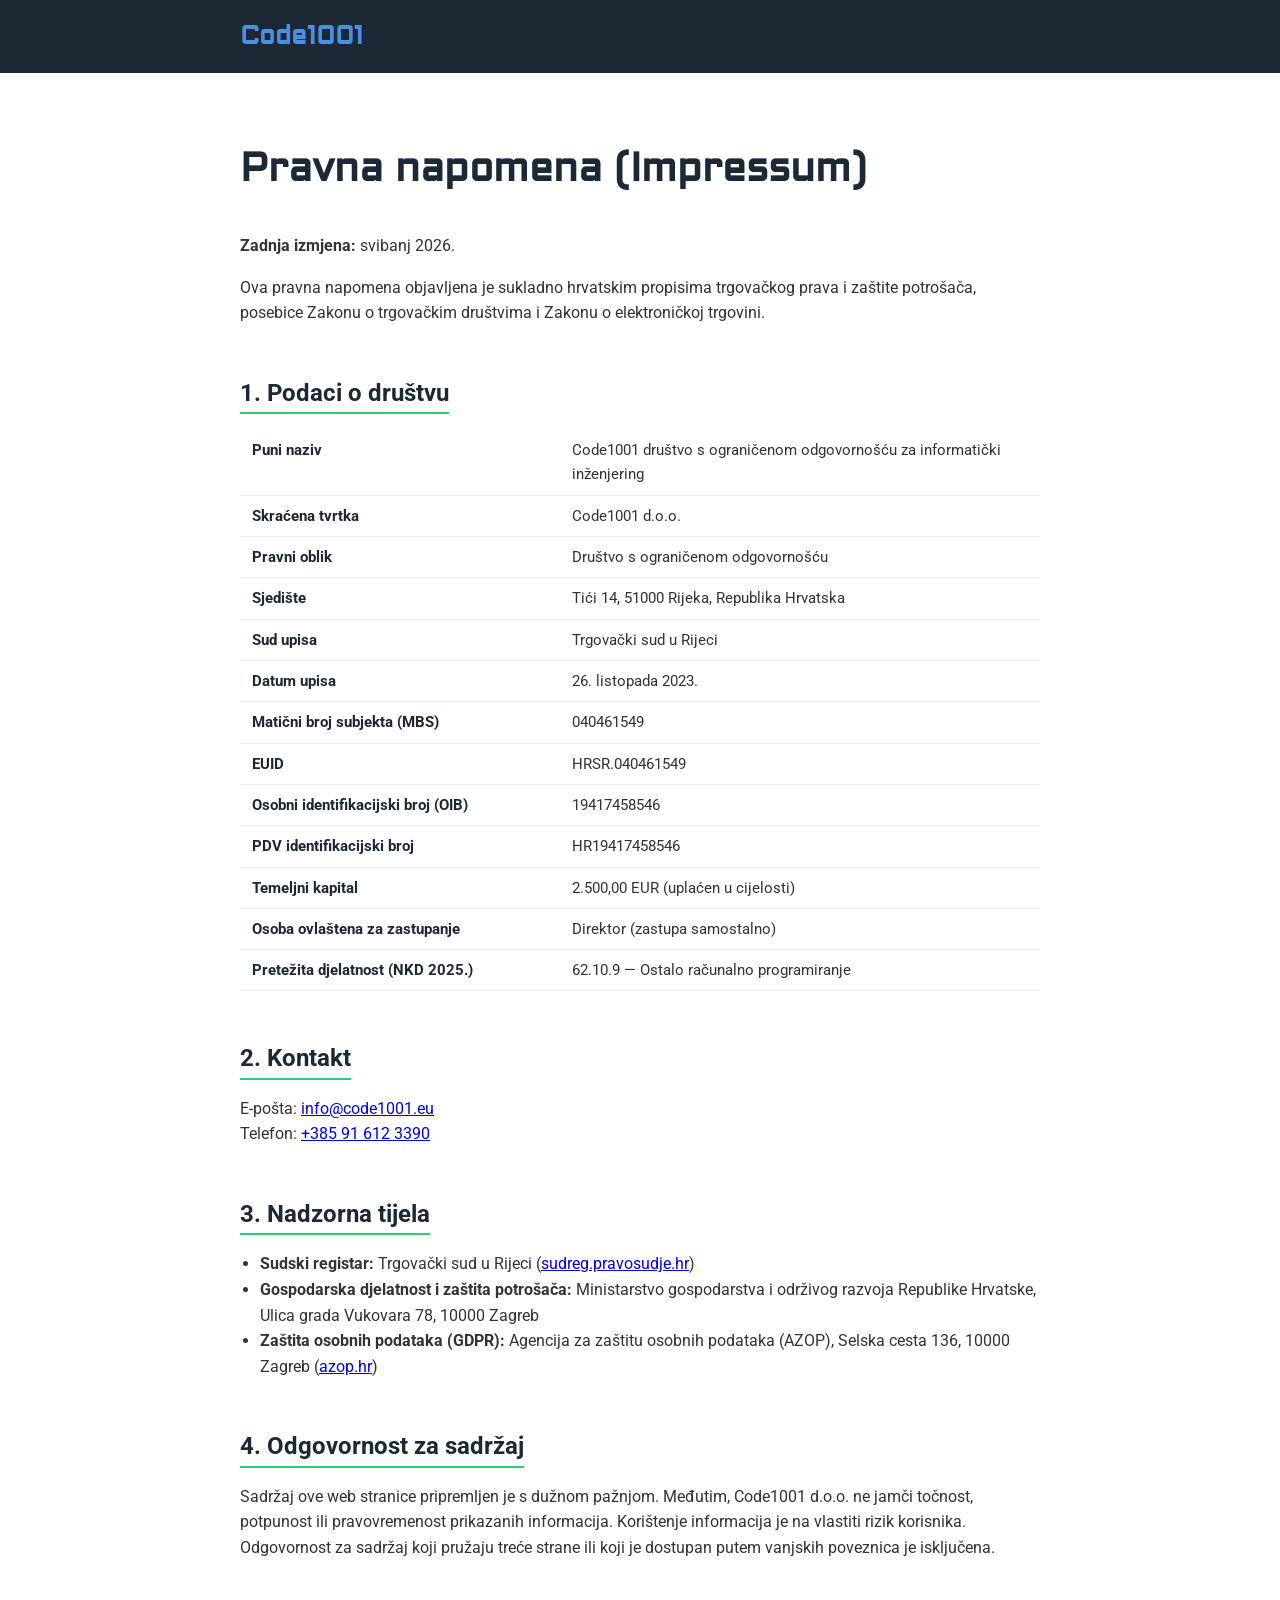
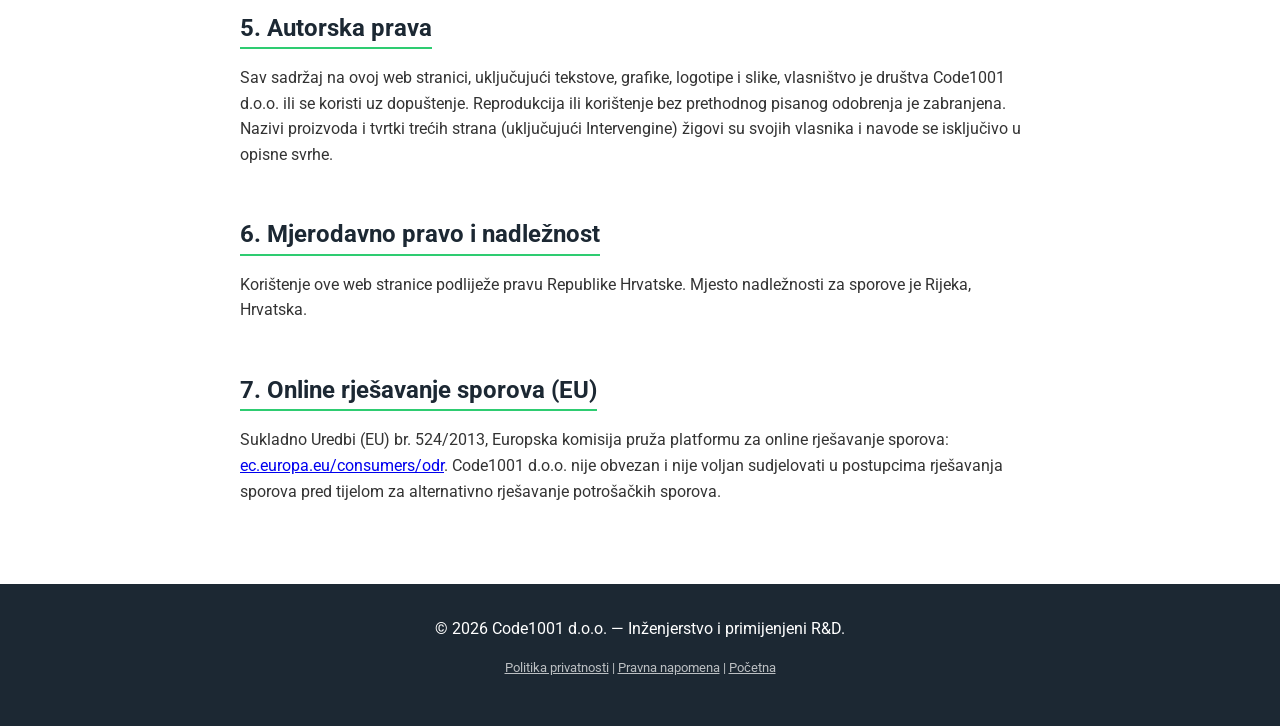
<file: legal-notice-hr.html>
<!DOCTYPE html>
<html lang="hr">
<head>
    <meta charset="UTF-8">
    <meta name="viewport" content="width=device-width, initial-scale=1.0">
    <title>Pravna napomena (Impressum) | Code1001</title>
    <meta name="description" content="Pravna napomena i podaci o registraciji društva Code1001 d.o.o., Rijeka, Hrvatska.">
    <link rel="canonical" href="https://code1001.eu/legal-notice-hr.html" />
    <link rel="icon" type="image/svg+xml" href="/favicon.svg" />
    <link rel="shortcut icon" href="/favicon.ico" />
    <link href="https://fonts.googleapis.com/css2?family=Aldrich&family=Roboto:wght@300;400;700&display=swap" rel="stylesheet">

    <style>
        :root {
            --brand-primary: #1C2833; --brand-accent-light: #4A90E2;
            --compliance-accent: #2ECC71; --text-color: #333; --white: #ffffff;
        }
        * { margin: 0; padding: 0; box-sizing: border-box; }
        body { font-family: 'Roboto', sans-serif; line-height: 1.6; color: var(--text-color); }
        .container { width: 90%; max-width: 800px; margin: 0 auto; }

        header { background: var(--brand-primary); padding: 1rem 0; }
        .logo { font-family: 'Aldrich', sans-serif; font-size: 1.6rem; font-weight: 700; color: var(--brand-accent-light); text-decoration: none; }

        main { padding: 4rem 0; }
        h1 { font-family: 'Aldrich', sans-serif; font-size: 2.5rem; color: var(--brand-primary); margin-bottom: 2rem; }
        h2 { font-size: 1.5rem; color: var(--brand-primary); margin-top: 2rem; margin-bottom: 1rem; border-bottom: 2px solid var(--compliance-accent); display: inline-block; }
        p { margin-bottom: 1rem; }
        ul { margin-left: 20px; margin-bottom: 1rem; }
        table.registration-table { width: 100%; border-collapse: collapse; margin-bottom: 1rem; }
        table.registration-table td { padding: 8px 12px; border-bottom: 1px solid #eee; vertical-align: top; font-size: 0.95rem; }
        table.registration-table td:first-child { font-weight: 700; color: var(--brand-primary); width: 40%; }

        footer { background: var(--brand-primary); color: var(--white); padding: 2rem 0; text-align: center; margin-top: auto; }
        footer a { color: var(--brand-accent-light); }
    </style>
</head>
<body>

    <header>
        <div class="container">
            <a href="hr.html" class="logo">Code1001</a>
        </div>
    </header>

    <main class="container">
        <h1>Pravna napomena (Impressum)</h1>
        <p><strong>Zadnja izmjena:</strong> svibanj 2026.</p>
        <p>Ova pravna napomena objavljena je sukladno hrvatskim propisima trgovačkog prava i zaštite potrošača, posebice Zakonu o trgovačkim društvima i Zakonu o elektroničkoj trgovini.</p>

        <h2>1. Podaci o društvu</h2>
        <table class="registration-table">
            <tr><td>Puni naziv</td><td>Code1001 društvo s ograničenom odgovornošću za informatički inženjering</td></tr>
            <tr><td>Skraćena tvrtka</td><td>Code1001 d.o.o.</td></tr>
            <tr><td>Pravni oblik</td><td>Društvo s ograničenom odgovornošću</td></tr>
            <tr><td>Sjedište</td><td>Tići 14, 51000 Rijeka, Republika Hrvatska</td></tr>
            <tr><td>Sud upisa</td><td>Trgovački sud u Rijeci</td></tr>
            <tr><td>Datum upisa</td><td>26. listopada 2023.</td></tr>
            <tr><td>Matični broj subjekta (MBS)</td><td>040461549</td></tr>
            <tr><td>EUID</td><td>HRSR.040461549</td></tr>
            <tr><td>Osobni identifikacijski broj (OIB)</td><td>19417458546</td></tr>
            <tr><td>PDV identifikacijski broj</td><td>HR19417458546</td></tr>
            <tr><td>Temeljni kapital</td><td>2.500,00 EUR (uplaćen u cijelosti)</td></tr>
            <tr><td>Osoba ovlaštena za zastupanje</td><td>Direktor (zastupa samostalno)</td></tr>
            <tr><td>Pretežita djelatnost (NKD 2025.)</td><td>62.10.9 — Ostalo računalno programiranje</td></tr>
        </table>

        <h2>2. Kontakt</h2>
        <p>
            E-pošta: <a href="mailto:info@code1001.eu">info@code1001.eu</a><br>
            Telefon: <a href="tel:+385916123390">+385 91 612 3390</a>
        </p>

        <h2>3. Nadzorna tijela</h2>
        <ul>
            <li><strong>Sudski registar:</strong> Trgovački sud u Rijeci (<a href="https://sudreg.pravosudje.hr" target="_blank" rel="noopener">sudreg.pravosudje.hr</a>)</li>
            <li><strong>Gospodarska djelatnost i zaštita potrošača:</strong> Ministarstvo gospodarstva i održivog razvoja Republike Hrvatske, Ulica grada Vukovara 78, 10000 Zagreb</li>
            <li><strong>Zaštita osobnih podataka (GDPR):</strong> Agencija za zaštitu osobnih podataka (AZOP), Selska cesta 136, 10000 Zagreb (<a href="https://azop.hr" target="_blank" rel="noopener">azop.hr</a>)</li>
        </ul>

        <h2>4. Odgovornost za sadržaj</h2>
        <p>Sadržaj ove web stranice pripremljen je s dužnom pažnjom. Međutim, Code1001 d.o.o. ne jamči točnost, potpunost ili pravovremenost prikazanih informacija. Korištenje informacija je na vlastiti rizik korisnika. Odgovornost za sadržaj koji pružaju treće strane ili koji je dostupan putem vanjskih poveznica je isključena.</p>

        <h2>5. Autorska prava</h2>
        <p>Sav sadržaj na ovoj web stranici, uključujući tekstove, grafike, logotipe i slike, vlasništvo je društva Code1001 d.o.o. ili se koristi uz dopuštenje. Reprodukcija ili korištenje bez prethodnog pisanog odobrenja je zabranjena. Nazivi proizvoda i tvrtki trećih strana (uključujući Intervengine) žigovi su svojih vlasnika i navode se isključivo u opisne svrhe.</p>

        <h2>6. Mjerodavno pravo i nadležnost</h2>
        <p>Korištenje ove web stranice podliježe pravu Republike Hrvatske. Mjesto nadležnosti za sporove je Rijeka, Hrvatska.</p>

        <h2>7. Online rješavanje sporova (EU)</h2>
        <p>Sukladno Uredbi (EU) br. 524/2013, Europska komisija pruža platformu za online rješavanje sporova: <a href="https://ec.europa.eu/consumers/odr/" target="_blank" rel="noopener">ec.europa.eu/consumers/odr</a>. Code1001 d.o.o. nije obvezan i nije voljan sudjelovati u postupcima rješavanja sporova pred tijelom za alternativno rješavanje potrošačkih sporova.</p>
    </main>

    <footer>
        <div class="container">
            <p>&copy; <span id="year"></span> Code1001 d.o.o. — Inženjerstvo i primijenjeni R&D.</p>
            <p style="margin-top: 15px; font-size: 0.8rem; opacity: 0.7;">
                <a href="privacy-hr.html" style="color: var(--white); text-decoration: underline;">Politika privatnosti</a> |
                <a href="legal-notice-hr.html" style="color: var(--white); text-decoration: underline;">Pravna napomena</a> |
                <a href="hr.html" style="color: var(--white); text-decoration: underline;">Početna</a>
            </p>
        </div>
    </footer>

    <script>document.getElementById("year").innerHTML = new Date().getFullYear();</script>
</body>
</html>
</file>
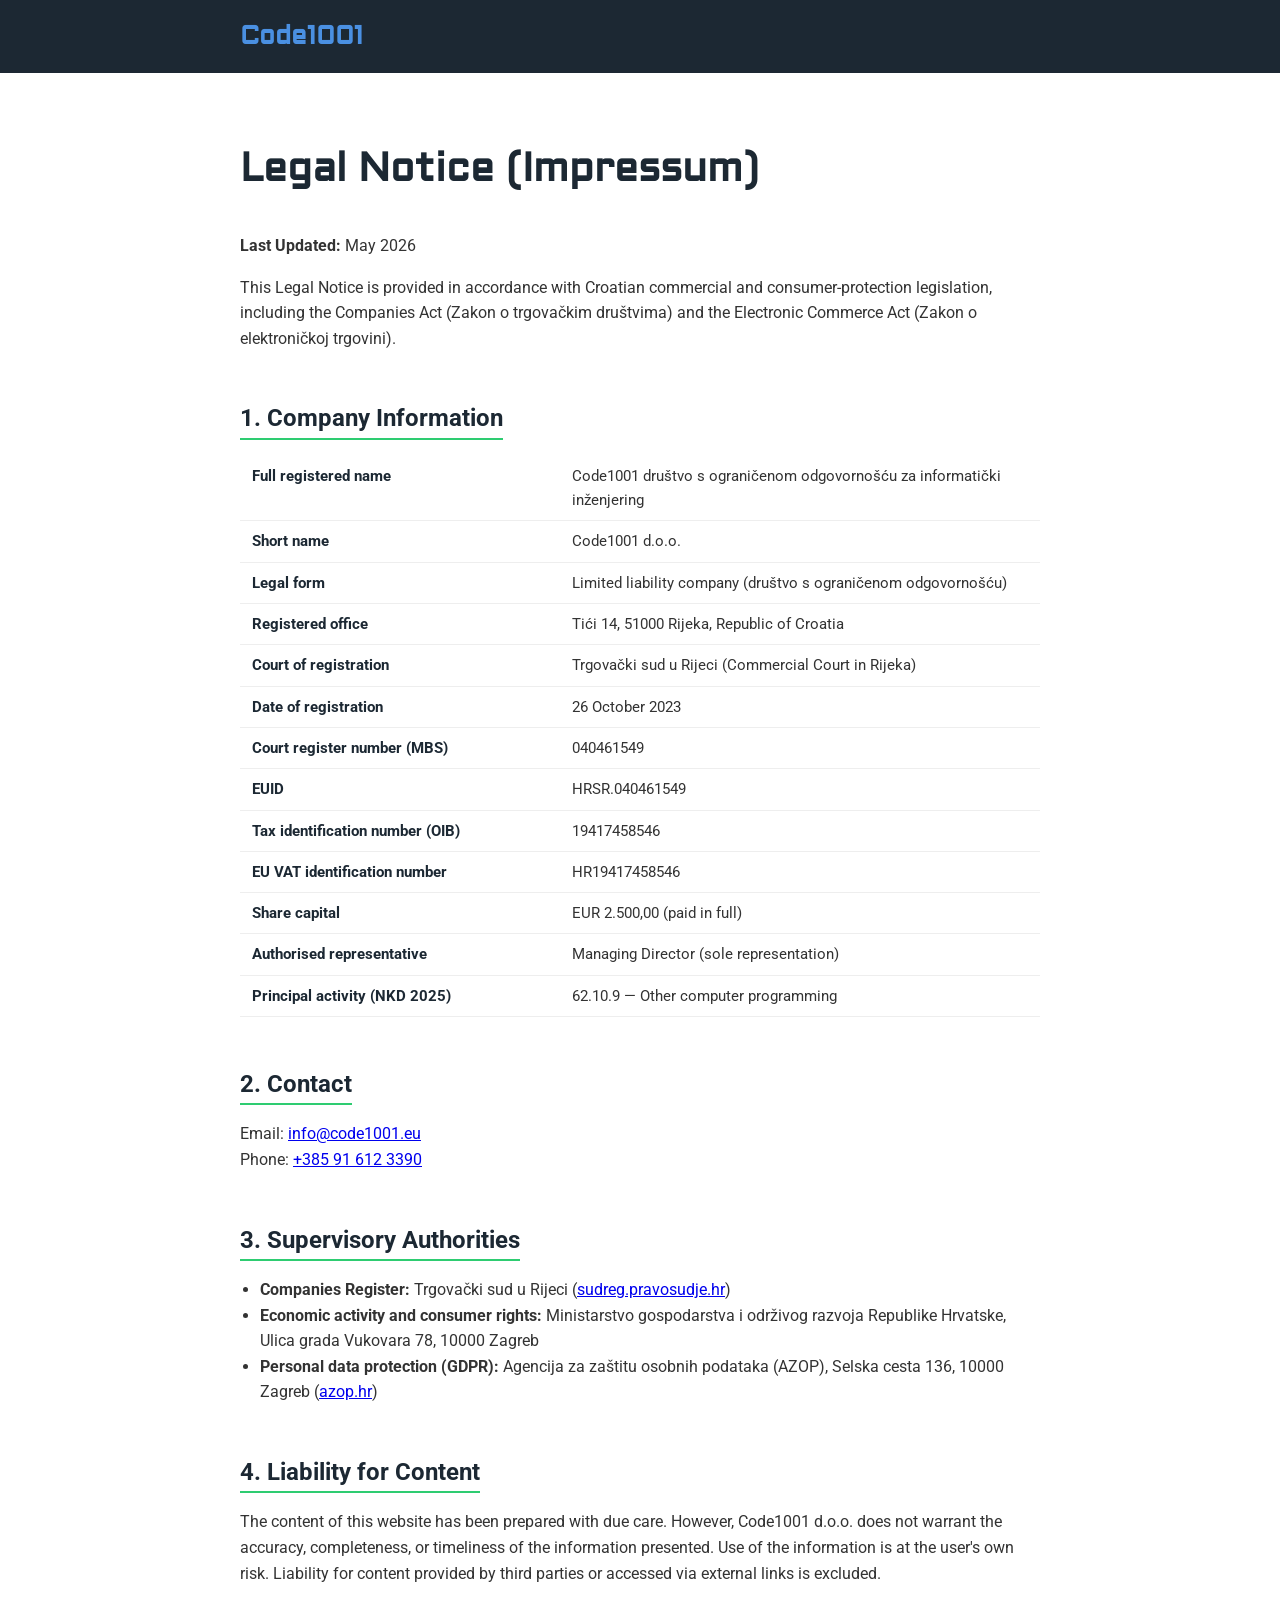
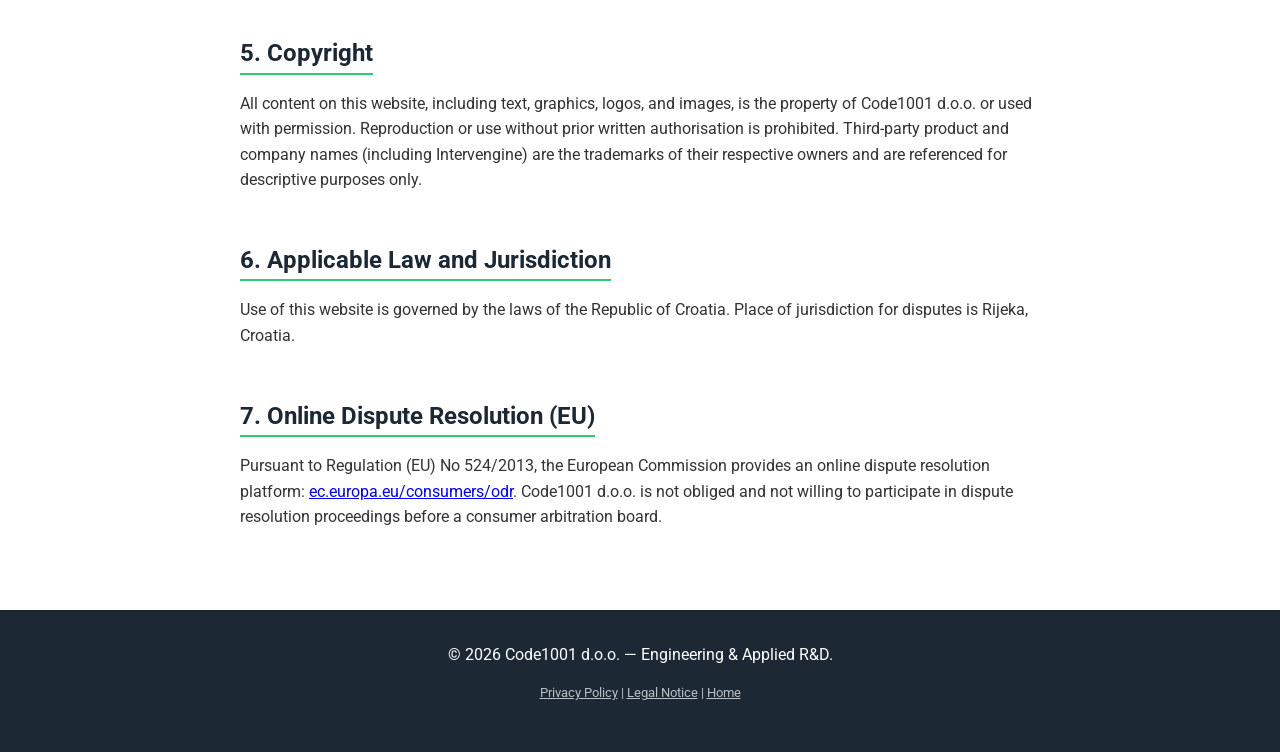
<file: legal-notice.html>
<!DOCTYPE html>
<html lang="en">
<head>
    <meta charset="UTF-8">
    <meta name="viewport" content="width=device-width, initial-scale=1.0">
    <title>Legal Notice (Impressum) | Code1001</title>
    <meta name="description" content="Legal notice and registration details for Code1001 d.o.o., Rijeka, Croatia.">
    <link rel="canonical" href="https://code1001.eu/legal-notice.html" />
    <link rel="icon" type="image/svg+xml" href="/favicon.svg" />
    <link rel="shortcut icon" href="/favicon.ico" />
    <link href="https://fonts.googleapis.com/css2?family=Aldrich&family=Roboto:wght@300;400;700&display=swap" rel="stylesheet">

    <style>
        :root {
            --brand-primary: #1C2833; --brand-accent-light: #4A90E2;
            --compliance-accent: #2ECC71; --text-color: #333; --white: #ffffff;
        }
        * { margin: 0; padding: 0; box-sizing: border-box; }
        body { font-family: 'Roboto', sans-serif; line-height: 1.6; color: var(--text-color); }
        .container { width: 90%; max-width: 800px; margin: 0 auto; }

        header { background: var(--brand-primary); padding: 1rem 0; }
        .logo { font-family: 'Aldrich', sans-serif; font-size: 1.6rem; font-weight: 700; color: var(--brand-accent-light); text-decoration: none; }

        main { padding: 4rem 0; }
        h1 { font-family: 'Aldrich', sans-serif; font-size: 2.5rem; color: var(--brand-primary); margin-bottom: 2rem; }
        h2 { font-size: 1.5rem; color: var(--brand-primary); margin-top: 2rem; margin-bottom: 1rem; border-bottom: 2px solid var(--compliance-accent); display: inline-block; }
        p { margin-bottom: 1rem; }
        ul { margin-left: 20px; margin-bottom: 1rem; }
        table.registration-table { width: 100%; border-collapse: collapse; margin-bottom: 1rem; }
        table.registration-table td { padding: 8px 12px; border-bottom: 1px solid #eee; vertical-align: top; font-size: 0.95rem; }
        table.registration-table td:first-child { font-weight: 700; color: var(--brand-primary); width: 40%; }

        footer { background: var(--brand-primary); color: var(--white); padding: 2rem 0; text-align: center; margin-top: auto; }
        footer a { color: var(--brand-accent-light); }
    </style>
</head>
<body>

    <header>
        <div class="container">
            <a href="index.html" class="logo">Code1001</a>
        </div>
    </header>

    <main class="container">
        <h1>Legal Notice (Impressum)</h1>
        <p><strong>Last Updated:</strong> May 2026</p>
        <p>This Legal Notice is provided in accordance with Croatian commercial and consumer-protection legislation, including the Companies Act (Zakon o trgovačkim društvima) and the Electronic Commerce Act (Zakon o elektroničkoj trgovini).</p>

        <h2>1. Company Information</h2>
        <table class="registration-table">
            <tr><td>Full registered name</td><td>Code1001 društvo s ograničenom odgovornošću za informatički inženjering</td></tr>
            <tr><td>Short name</td><td>Code1001 d.o.o.</td></tr>
            <tr><td>Legal form</td><td>Limited liability company (društvo s ograničenom odgovornošću)</td></tr>
            <tr><td>Registered office</td><td>Tići 14, 51000 Rijeka, Republic of Croatia</td></tr>
            <tr><td>Court of registration</td><td>Trgovački sud u Rijeci (Commercial Court in Rijeka)</td></tr>
            <tr><td>Date of registration</td><td>26 October 2023</td></tr>
            <tr><td>Court register number (MBS)</td><td>040461549</td></tr>
            <tr><td>EUID</td><td>HRSR.040461549</td></tr>
            <tr><td>Tax identification number (OIB)</td><td>19417458546</td></tr>
            <tr><td>EU VAT identification number</td><td>HR19417458546</td></tr>
            <tr><td>Share capital</td><td>EUR 2.500,00 (paid in full)</td></tr>
            <tr><td>Authorised representative</td><td>Managing Director (sole representation)</td></tr>
            <tr><td>Principal activity (NKD 2025)</td><td>62.10.9 — Other computer programming</td></tr>
        </table>

        <h2>2. Contact</h2>
        <p>
            Email: <a href="mailto:info@code1001.eu">info@code1001.eu</a><br>
            Phone: <a href="tel:+385916123390">+385 91 612 3390</a>
        </p>

        <h2>3. Supervisory Authorities</h2>
        <ul>
            <li><strong>Companies Register:</strong> Trgovački sud u Rijeci (<a href="https://sudreg.pravosudje.hr" target="_blank" rel="noopener">sudreg.pravosudje.hr</a>)</li>
            <li><strong>Economic activity and consumer rights:</strong> Ministarstvo gospodarstva i održivog razvoja Republike Hrvatske, Ulica grada Vukovara 78, 10000 Zagreb</li>
            <li><strong>Personal data protection (GDPR):</strong> Agencija za zaštitu osobnih podataka (AZOP), Selska cesta 136, 10000 Zagreb (<a href="https://azop.hr" target="_blank" rel="noopener">azop.hr</a>)</li>
        </ul>

        <h2>4. Liability for Content</h2>
        <p>The content of this website has been prepared with due care. However, Code1001 d.o.o. does not warrant the accuracy, completeness, or timeliness of the information presented. Use of the information is at the user's own risk. Liability for content provided by third parties or accessed via external links is excluded.</p>

        <h2>5. Copyright</h2>
        <p>All content on this website, including text, graphics, logos, and images, is the property of Code1001 d.o.o. or used with permission. Reproduction or use without prior written authorisation is prohibited. Third-party product and company names (including Intervengine) are the trademarks of their respective owners and are referenced for descriptive purposes only.</p>

        <h2>6. Applicable Law and Jurisdiction</h2>
        <p>Use of this website is governed by the laws of the Republic of Croatia. Place of jurisdiction for disputes is Rijeka, Croatia.</p>

        <h2>7. Online Dispute Resolution (EU)</h2>
        <p>Pursuant to Regulation (EU) No 524/2013, the European Commission provides an online dispute resolution platform: <a href="https://ec.europa.eu/consumers/odr/" target="_blank" rel="noopener">ec.europa.eu/consumers/odr</a>. Code1001 d.o.o. is not obliged and not willing to participate in dispute resolution proceedings before a consumer arbitration board.</p>
    </main>

    <footer>
        <div class="container">
            <p>&copy; <span id="year"></span> Code1001 d.o.o. — Engineering & Applied R&D.</p>
            <p style="margin-top: 15px; font-size: 0.8rem; opacity: 0.7;">
                <a href="privacy.html" style="color: var(--white); text-decoration: underline;">Privacy Policy</a> |
                <a href="legal-notice.html" style="color: var(--white); text-decoration: underline;">Legal Notice</a> |
                <a href="index.html" style="color: var(--white); text-decoration: underline;">Home</a>
            </p>
        </div>
    </footer>

    <script>document.getElementById("year").innerHTML = new Date().getFullYear();</script>
</body>
</html>
</file>
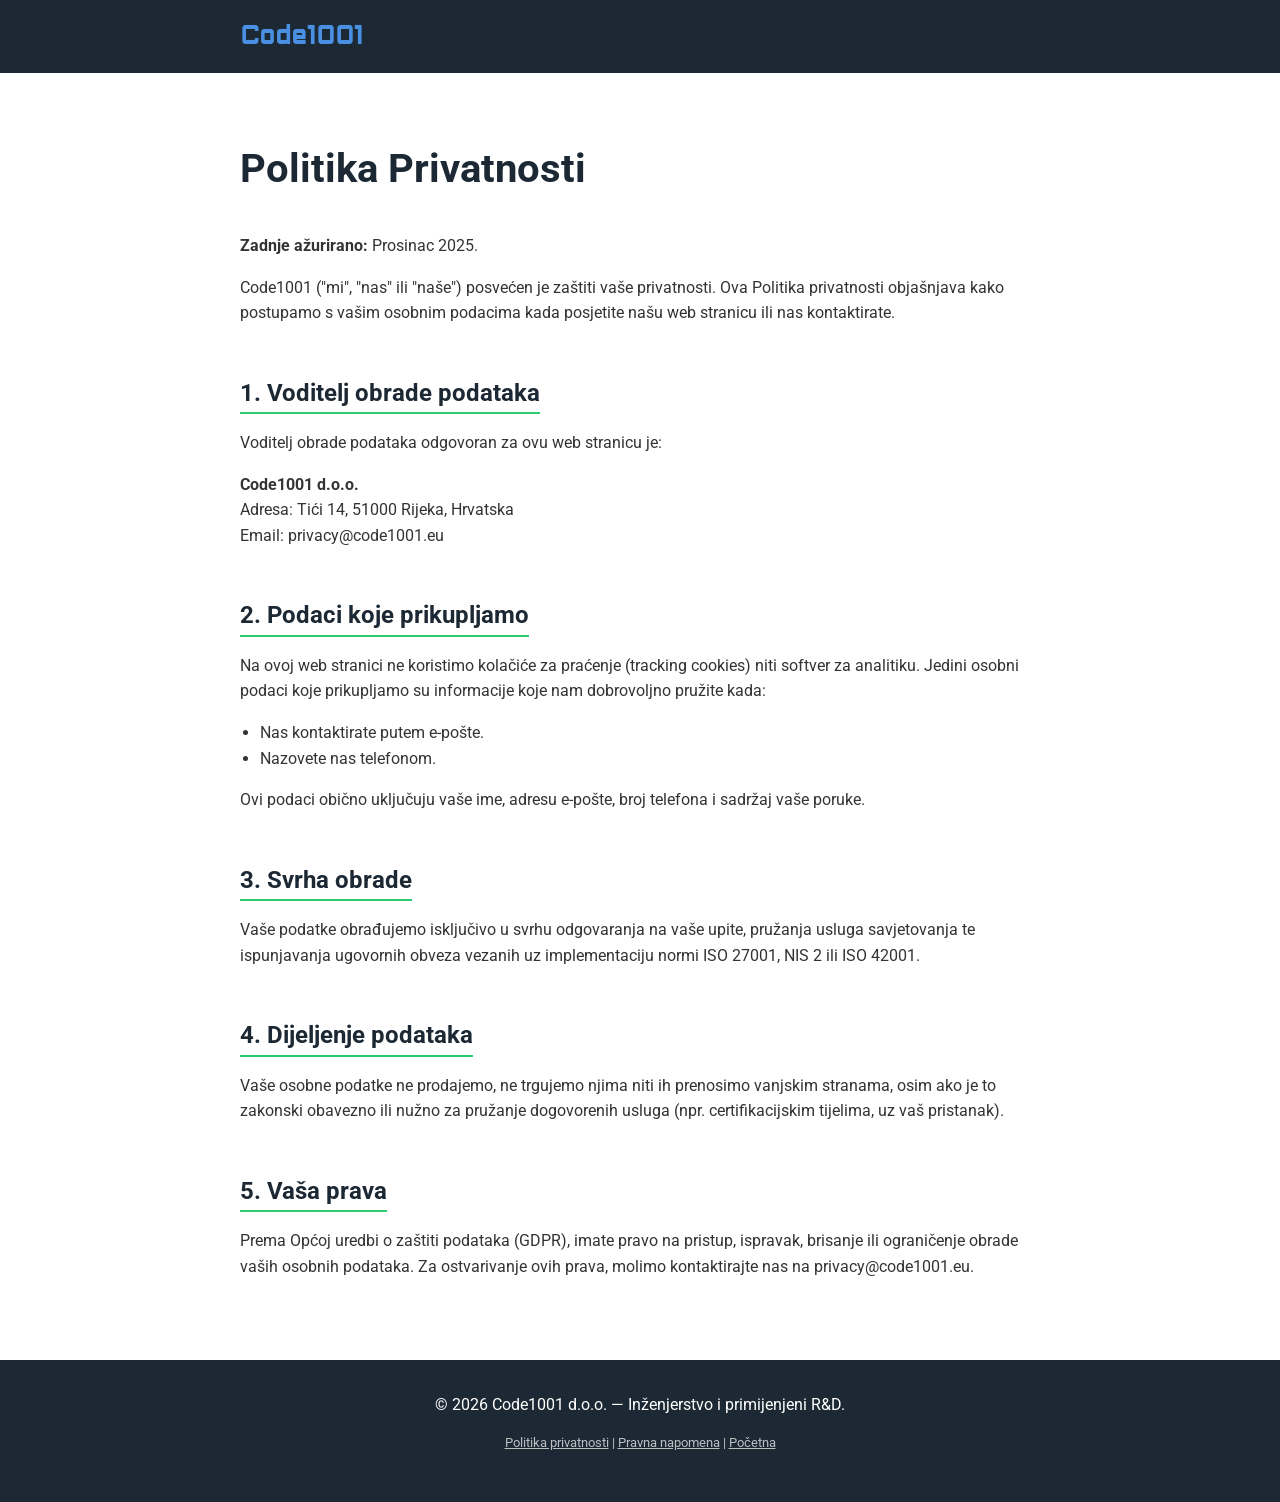
<file: privacy-hr.html>
<!DOCTYPE html>
<html lang="hr">
<head>
    <meta charset="UTF-8">
    <meta name="viewport" content="width=device-width, initial-scale=1.0">
    <title>Politika Privatnosti | Code1001</title>
    <link rel="icon" href="/favicon.ico" type="image/x-icon">
    <!-- Using Roboto for Croatian character support -->
    <link href="https://fonts.googleapis.com/css2?family=Aldrich&family=Roboto:wght@300;400;700&display=swap" rel="stylesheet">
    
    <style>
        :root {
            --brand-primary: #1C2833; --brand-accent-light: #4A90E2; 
            --compliance-accent: #2ECC71; --text-color: #333; --white: #ffffff;
        }
        * { margin: 0; padding: 0; box-sizing: border-box; }
        body { font-family: 'Roboto', sans-serif; line-height: 1.6; color: var(--text-color); }
        .container { width: 90%; max-width: 800px; margin: 0 auto; } 
        
        header { background: var(--brand-primary); padding: 1rem 0; }
        .logo { font-family: 'Aldrich', sans-serif; font-size: 1.6rem; font-weight: 700; color: var(--brand-accent-light); text-decoration: none; }
        
        main { padding: 4rem 0; }
        /* Use Roboto for headers in HR version to support diacritics properly */
        h1 { font-family: 'Roboto', sans-serif; font-weight: 700; font-size: 2.5rem; color: var(--brand-primary); margin-bottom: 2rem; }
        h2 { font-size: 1.5rem; color: var(--brand-primary); margin-top: 2rem; margin-bottom: 1rem; border-bottom: 2px solid var(--compliance-accent); display: inline-block; }
        p { margin-bottom: 1rem; }
        ul { margin-left: 20px; margin-bottom: 1rem; }
        
        footer { background: var(--brand-primary); color: var(--white); padding: 2rem 0; text-align: center; margin-top: auto; }
    </style>
</head>
<body>

    <header>
        <div class="container">
            <!-- Link back to Croatian Home -->
            <a href="hr.html" class="logo">Code1001</a>
        </div>
    </header>

    <main class="container">
        <h1>Politika Privatnosti</h1>
        <p><strong>Zadnje ažurirano:</strong> Prosinac 2025.</p>

        <p>Code1001 ("mi", "nas" ili "naše") posvećen je zaštiti vaše privatnosti. Ova Politika privatnosti objašnjava kako postupamo s vašim osobnim podacima kada posjetite našu web stranicu ili nas kontaktirate.</p>

        <h2>1. Voditelj obrade podataka</h2>
        <p>Voditelj obrade podataka odgovoran za ovu web stranicu je:</p>
        <p>
            <strong>Code1001 d.o.o.</strong><br>
            Adresa: Tići 14, 51000 Rijeka, Hrvatska<br>
            Email: privacy@code1001.eu
        </p>

        <h2>2. Podaci koje prikupljamo</h2>
        <p>Na ovoj web stranici ne koristimo kolačiće za praćenje (tracking cookies) niti softver za analitiku. Jedini osobni podaci koje prikupljamo su informacije koje nam dobrovoljno pružite kada:</p>
        <ul>
            <li>Nas kontaktirate putem e-pošte.</li>
            <li>Nazovete nas telefonom.</li>
        </ul>
        <p>Ovi podaci obično uključuju vaše ime, adresu e-pošte, broj telefona i sadržaj vaše poruke.</p>

        <h2>3. Svrha obrade</h2>
        <p>Vaše podatke obrađujemo isključivo u svrhu odgovaranja na vaše upite, pružanja usluga savjetovanja te ispunjavanja ugovornih obveza vezanih uz implementaciju normi ISO 27001, NIS 2 ili ISO 42001.</p>

        <h2>4. Dijeljenje podataka</h2>
        <p>Vaše osobne podatke ne prodajemo, ne trgujemo njima niti ih prenosimo vanjskim stranama, osim ako je to zakonski obavezno ili nužno za pružanje dogovorenih usluga (npr. certifikacijskim tijelima, uz vaš pristanak).</p>

        <h2>5. Vaša prava</h2>
        <p>Prema Općoj uredbi o zaštiti podataka (GDPR), imate pravo na pristup, ispravak, brisanje ili ograničenje obrade vaših osobnih podataka. Za ostvarivanje ovih prava, molimo kontaktirajte nas na privacy@code1001.eu.</p>
    </main>

    <footer>
        <div class="container">
            <p>&copy; <span id="year"></span> Code1001 d.o.o. — Inženjerstvo i primijenjeni R&D.</p>
            <p style="margin-top: 15px; font-size: 0.8rem; opacity: 0.7;">
                <a href="privacy-hr.html" style="color: var(--white); text-decoration: underline;">Politika privatnosti</a> |
                <a href="legal-notice-hr.html" style="color: var(--white); text-decoration: underline;">Pravna napomena</a> |
                <a href="hr.html" style="color: var(--white); text-decoration: underline;">Početna</a>
            </p>
        </div>
    </footer>

    <script>document.getElementById("year").innerHTML = new Date().getFullYear();</script>
</body>
</html>
</file>
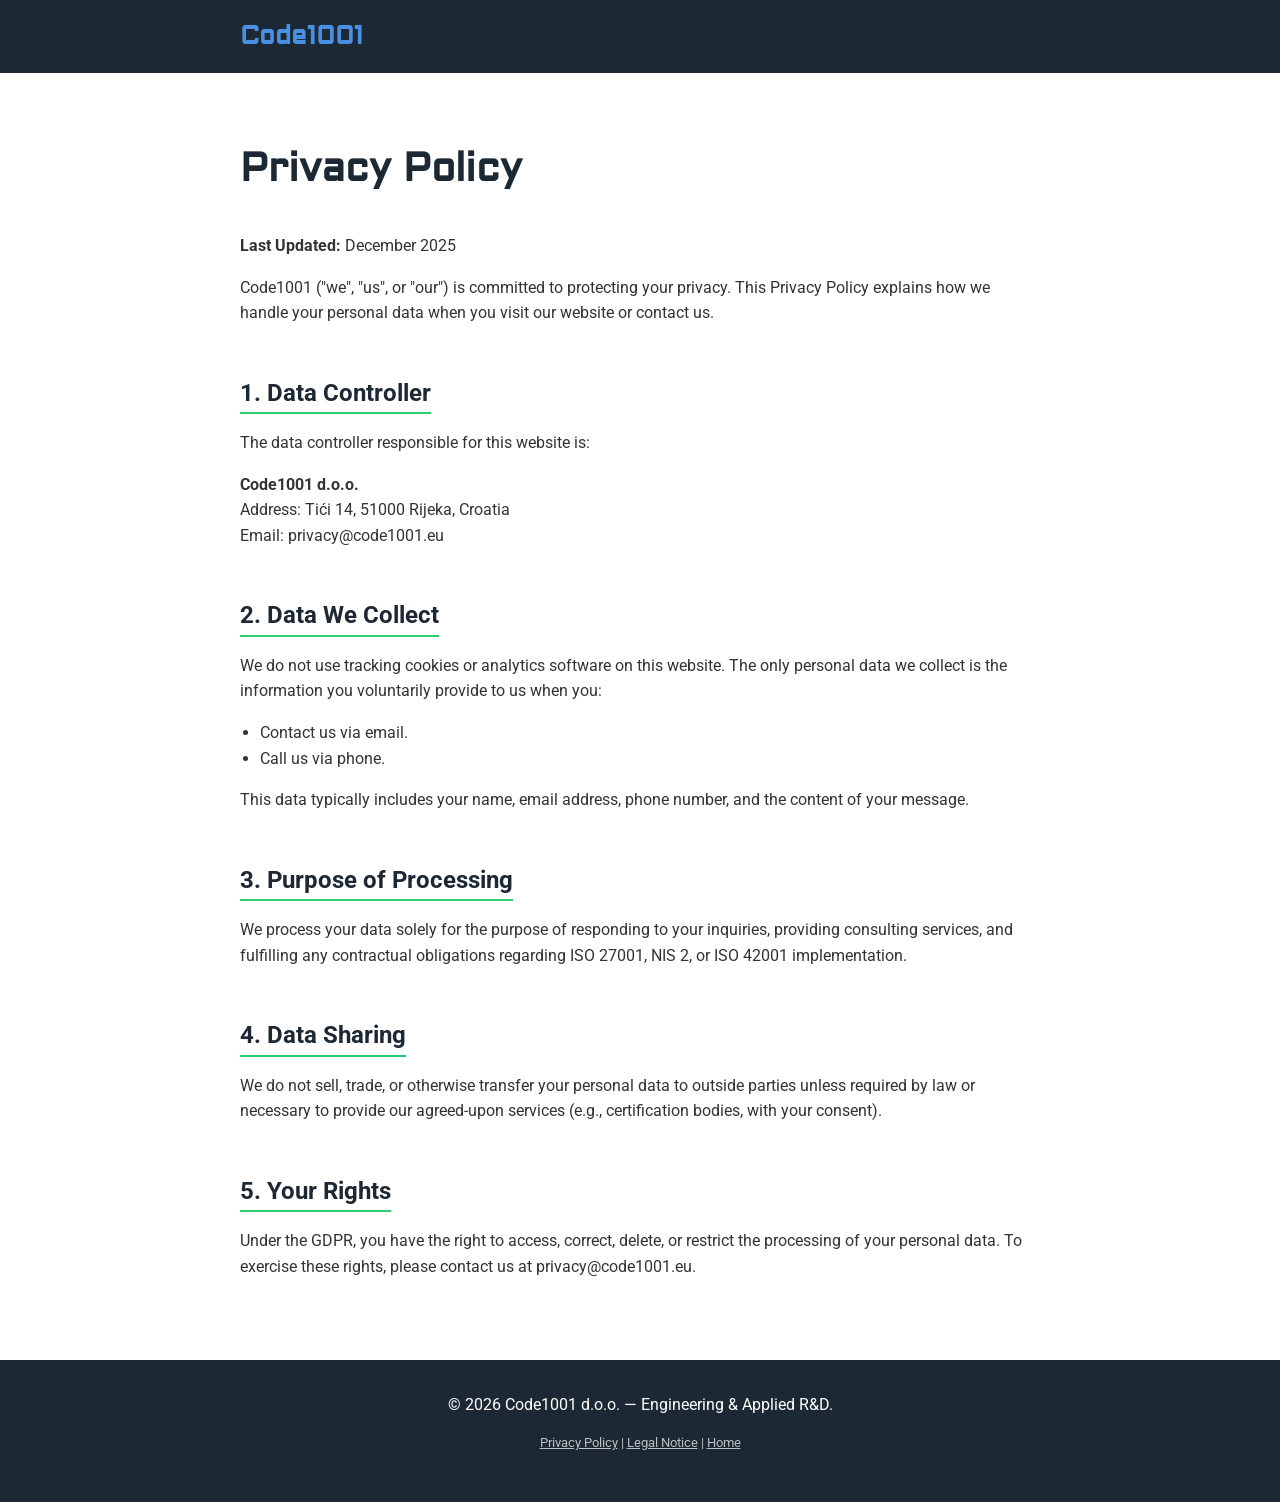
<file: privacy.html>
<!DOCTYPE html>
<html lang="en">
<head>
    <meta charset="UTF-8">
    <meta name="viewport" content="width=device-width, initial-scale=1.0">
    <title>Privacy Policy | Code1001</title>
    <link rel="icon" href="/favicon.ico" type="image/x-icon">
    <link href="https://fonts.googleapis.com/css2?family=Aldrich&family=Roboto:wght@300;400;700&display=swap" rel="stylesheet">
    
    <style>
        :root {
            --brand-primary: #1C2833; --brand-accent-light: #4A90E2; 
            --compliance-accent: #2ECC71; --text-color: #333; --white: #ffffff;
        }
        * { margin: 0; padding: 0; box-sizing: border-box; }
        body { font-family: 'Roboto', sans-serif; line-height: 1.6; color: var(--text-color); }
        .container { width: 90%; max-width: 800px; margin: 0 auto; } /* Narrower for text readability */
        
        header { background: var(--brand-primary); padding: 1rem 0; }
        .logo { font-family: 'Aldrich', sans-serif; font-size: 1.6rem; font-weight: 700; color: var(--brand-accent-light); text-decoration: none; }
        
        main { padding: 4rem 0; }
        h1 { font-family: 'Aldrich', sans-serif; font-size: 2.5rem; color: var(--brand-primary); margin-bottom: 2rem; }
        h2 { font-size: 1.5rem; color: var(--brand-primary); margin-top: 2rem; margin-bottom: 1rem; border-bottom: 2px solid var(--compliance-accent); display: inline-block; }
        p { margin-bottom: 1rem; }
        ul { margin-left: 20px; margin-bottom: 1rem; }
        
        footer { background: var(--brand-primary); color: var(--white); padding: 2rem 0; text-align: center; margin-top: auto; }
    </style>
</head>
<body>

    <header>
        <div class="container">
            <a href="index.html" class="logo">Code1001</a>
        </div>
    </header>

    <main class="container">
        <h1>Privacy Policy</h1>
        <p><strong>Last Updated:</strong> December 2025</p>

        <p>Code1001 ("we", "us", or "our") is committed to protecting your privacy. This Privacy Policy explains how we handle your personal data when you visit our website or contact us.</p>

        <h2>1. Data Controller</h2>
        <p>The data controller responsible for this website is:</p>
        <p>
            <strong>Code1001 d.o.o.</strong><br>
            Address: Tići 14, 51000 Rijeka, Croatia<br>
            Email: privacy@code1001.eu
        </p>

        <h2>2. Data We Collect</h2>
        <p>We do not use tracking cookies or analytics software on this website. The only personal data we collect is the information you voluntarily provide to us when you:</p>
        <ul>
            <li>Contact us via email.</li>
            <li>Call us via phone.</li>
        </ul>
        <p>This data typically includes your name, email address, phone number, and the content of your message.</p>

        <h2>3. Purpose of Processing</h2>
        <p>We process your data solely for the purpose of responding to your inquiries, providing consulting services, and fulfilling any contractual obligations regarding ISO 27001, NIS 2, or ISO 42001 implementation.</p>

        <h2>4. Data Sharing</h2>
        <p>We do not sell, trade, or otherwise transfer your personal data to outside parties unless required by law or necessary to provide our agreed-upon services (e.g., certification bodies, with your consent).</p>

        <h2>5. Your Rights</h2>
        <p>Under the GDPR, you have the right to access, correct, delete, or restrict the processing of your personal data. To exercise these rights, please contact us at privacy@code1001.eu.</p>
    </main>

    <footer>
        <div class="container">
            <p>&copy; <span id="year"></span> Code1001 d.o.o. — Engineering & Applied R&D.</p>
        </div>
        <p style="margin-top: 15px; font-size: 0.8rem; opacity: 0.7;">
            <a href="privacy.html" style="color: var(--white); text-decoration: underline;">Privacy Policy</a> |
            <a href="legal-notice.html" style="color: var(--white); text-decoration: underline;">Legal Notice</a> |
            <a href="index.html" style="color: var(--white); text-decoration: underline;">Home</a>
        </p>
    </footer>

    <script>document.getElementById("year").innerHTML = new Date().getFullYear();</script>
</body>
</html>
</file>
